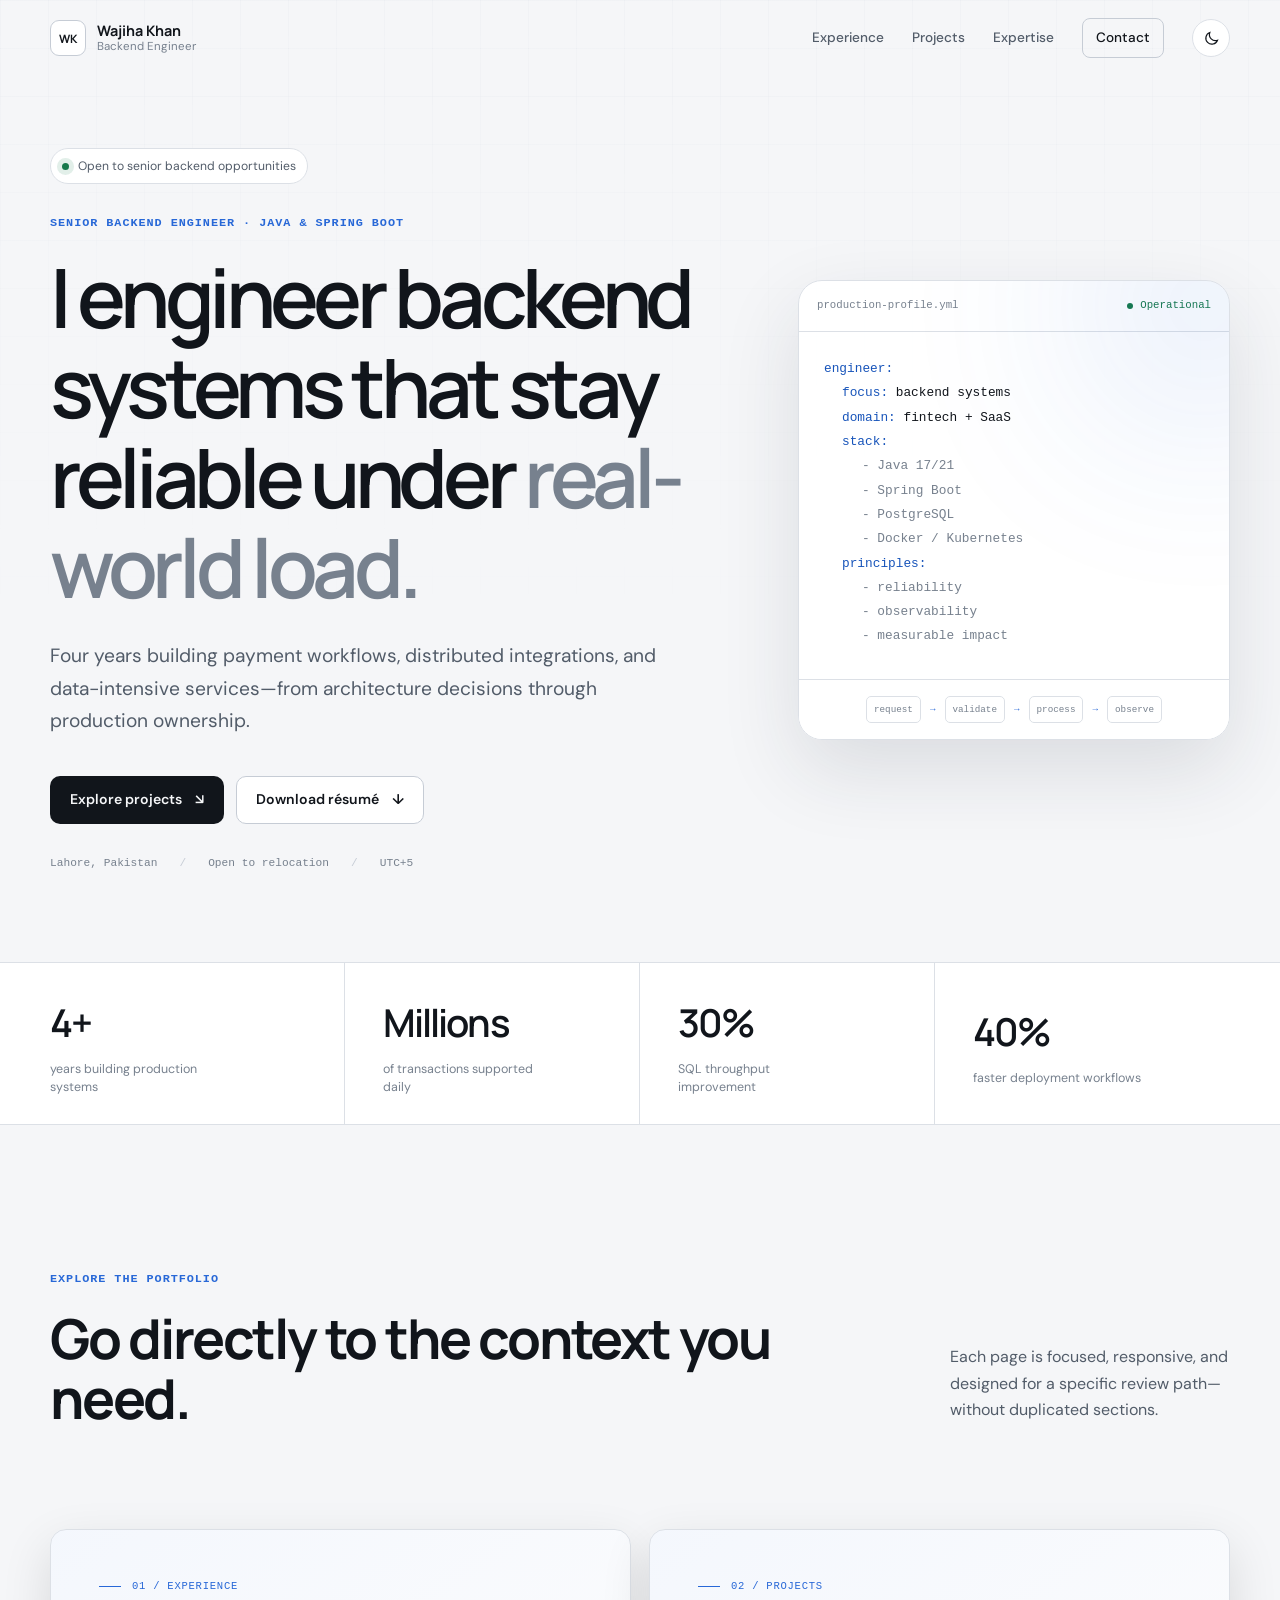
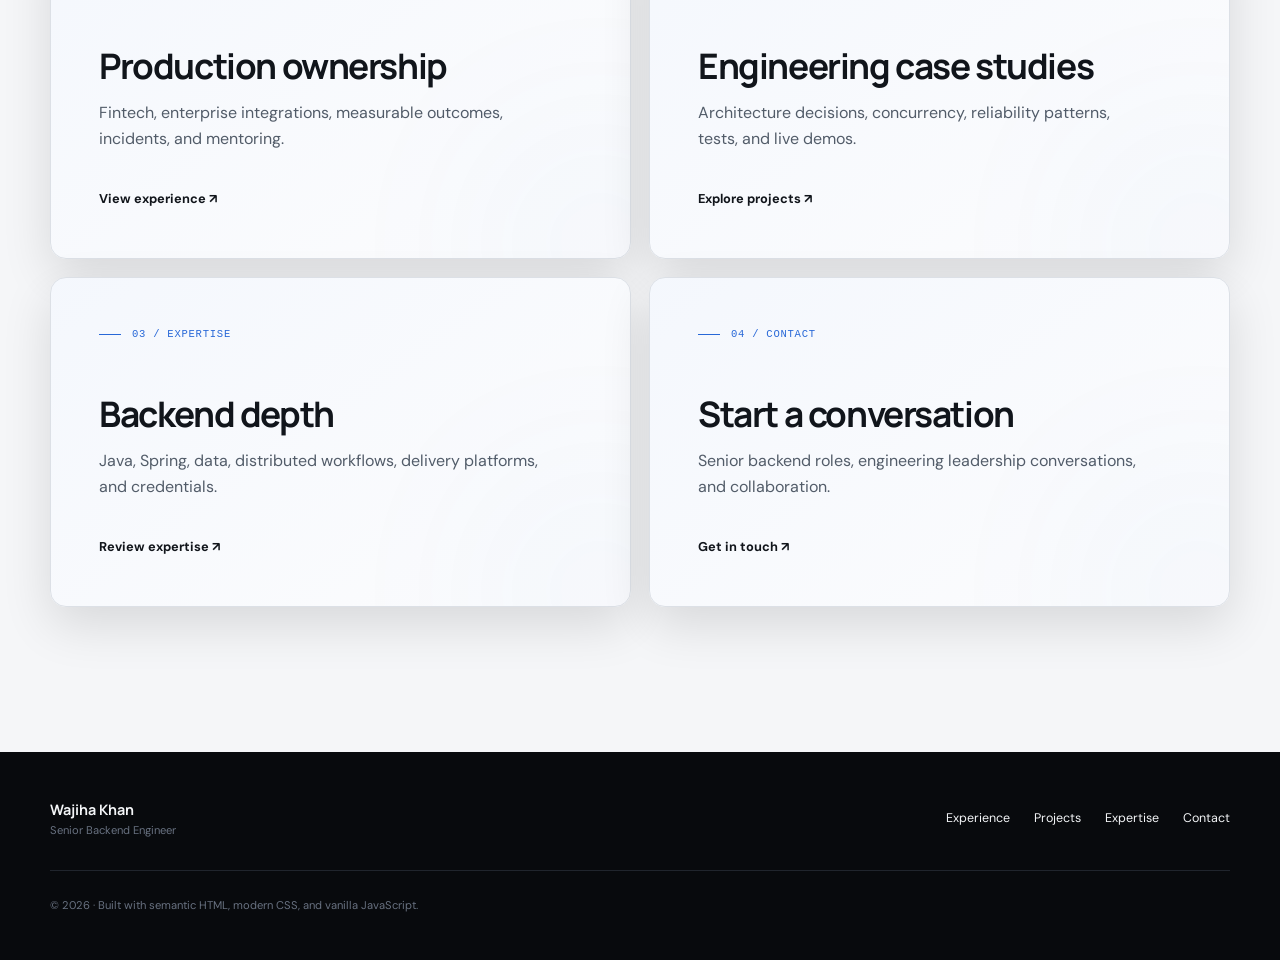
<file: index.html>
<!doctype html>
<html lang="en" data-theme="dark">
<head>
    <meta charset="UTF-8">
    <meta name="viewport" content="width=device-width, initial-scale=1">
    <meta name="description" content="Wajiha Khan is a Senior Backend Engineer building reliable Java and Spring Boot systems for fintech, enterprise integrations, and high-volume workflows.">
    <meta name="theme-color" content="#0a0c10">
    <meta property="og:type" content="website"><meta property="og:title" content="Wajiha Khan — Senior Backend Engineer"><meta property="og:description" content="Backend engineering for payments, integrations, and high-volume workflows.">
    <title>Wajiha Khan — Senior Backend Engineer</title>
    <link rel="preconnect" href="https://fonts.googleapis.com"><link rel="preconnect" href="https://fonts.gstatic.com" crossorigin>
    <link href="https://fonts.googleapis.com/css2?family=DM+Sans:wght@400;500;600&family=Manrope:wght@500;600;700&display=swap" rel="stylesheet">
    <link rel="stylesheet" href="style.css">
    <script>document.documentElement.classList.add('js');document.documentElement.dataset.theme=localStorage.getItem('theme')||(matchMedia('(prefers-color-scheme: light)').matches?'light':'dark');</script>
    <script src="script.js" defer></script>
    <script type="application/ld+json">{"@context":"https://schema.org","@type":"Person","name":"Wajiha Khan","jobTitle":"Senior Backend Engineer","url":"https://wajihayousafzai1-debug.github.io/portfolio/","sameAs":["https://github.com/wajihayousafzai1-debug","https://linkedin.com/in/wajiha-yousafzai"],"knowsAbout":["Java","Spring Boot","Distributed Systems","PostgreSQL","Fintech","Enterprise Integrations"]}</script>
</head>
<body data-page="home">
<a class="skip-link" href="#main-content">Skip to content</a>
<header class="site-header" data-header><nav class="nav shell" aria-label="Primary navigation">
    <a class="brand" href="index.html" aria-label="Wajiha Khan, home"><span class="brand-mark">WK</span><span class="brand-copy"><strong>Wajiha Khan</strong><span>Backend Engineer</span></span></a>
    <button class="nav-toggle icon-button" type="button" aria-expanded="false" aria-controls="nav-links" aria-label="Open navigation" data-nav-toggle><span class="nav-toggle-lines" aria-hidden="true"></span></button>
    <div class="nav-links" id="nav-links" data-nav-links><span class="nav-menu-label">Choose a page</span><a href="experience.html" data-page="experience">Experience</a><a href="projects.html" data-page="projects">Projects</a><a href="expertise.html" data-page="expertise">Expertise</a><a class="nav-contact" href="contact.html" data-page="contact">Contact</a></div>
    <button class="theme-toggle icon-button" type="button" aria-label="Switch color theme" data-theme-toggle><svg class="sun-icon" aria-hidden="true" viewBox="0 0 24 24"><circle cx="12" cy="12" r="4"/><path d="M12 2v2M12 20v2M4.93 4.93l1.42 1.42M17.66 17.66l1.41 1.41M2 12h2M20 12h2M4.93 19.07l1.42-1.42M17.66 6.34l1.41-1.41"/></svg><svg class="moon-icon" aria-hidden="true" viewBox="0 0 24 24"><path d="M20.5 14.4A8.5 8.5 0 0 1 9.6 3.5 8.5 8.5 0 1 0 20.5 14.4Z"/></svg></button>
</nav></header>

<main id="main-content">
    <section class="hero shell" id="top">
        <div class="hero-copy reveal"><div class="availability"><span></span> Open to senior backend opportunities</div><p class="eyebrow">Senior Backend Engineer · Java & Spring Boot</p><h1>I engineer backend systems that stay reliable under <em>real-world load.</em></h1><p class="hero-lede">Four years building payment workflows, distributed integrations, and data-intensive services—from architecture decisions through production ownership.</p><div class="hero-actions"><a class="button button-primary" href="projects.html">Explore projects <span>↘</span></a><a class="button button-secondary" href="Wajiha_Khan_Resume.pdf" download>Download résumé <span>↓</span></a></div><div class="hero-meta"><span>Lahore, Pakistan</span><span>Open to relocation</span><span>UTC+5</span></div></div>
        <aside class="system-card reveal" aria-label="Backend engineering profile"><div class="system-card-head"><span>production-profile.yml</span><span class="system-status"><i></i> Operational</span></div><div class="system-code"><p><span class="code-key">engineer:</span></p><p class="indent"><span class="code-key">focus:</span> <span class="code-value">backend systems</span></p><p class="indent"><span class="code-key">domain:</span> <span class="code-value">fintech + SaaS</span></p><p class="indent"><span class="code-key">stack:</span></p><p class="indent-2">- Java 17/21</p><p class="indent-2">- Spring Boot</p><p class="indent-2">- PostgreSQL</p><p class="indent-2">- Docker / Kubernetes</p><p class="indent"><span class="code-key">principles:</span></p><p class="indent-2">- reliability</p><p class="indent-2">- observability</p><p class="indent-2">- measurable impact</p></div><div class="system-flow"><span>request</span><b>→</b><span>validate</span><b>→</b><span>process</span><b>→</b><span>observe</span></div></aside>
    </section>

    <section class="impact-strip" aria-label="Career impact"><div class="shell impact-grid"><article><strong>4+</strong><span>years building production systems</span></article><article><strong>Millions</strong><span>of transactions supported daily</span></article><article><strong>30%</strong><span>SQL throughput improvement</span></article><article><strong>40%</strong><span>faster deployment workflows</span></article></div></section>

    <section class="portal-section shell"><div class="section-heading reveal"><div><p class="eyebrow">Explore the portfolio</p><h2>Go directly to the context you need.</h2></div><p>Each page is focused, responsive, and designed for a specific review path—without duplicated sections.</p></div><div class="portal-grid">
        <a class="portal-card reveal" href="experience.html"><span>01 / Experience</span><h3>Production ownership</h3><p>Fintech, enterprise integrations, measurable outcomes, incidents, and mentoring.</p><b>View experience ↗</b></a>
        <a class="portal-card reveal" href="projects.html"><span>02 / Projects</span><h3>Engineering case studies</h3><p>Architecture decisions, concurrency, reliability patterns, tests, and live demos.</p><b>Explore projects ↗</b></a>
        <a class="portal-card reveal" href="expertise.html"><span>03 / Expertise</span><h3>Backend depth</h3><p>Java, Spring, data, distributed workflows, delivery platforms, and credentials.</p><b>Review expertise ↗</b></a>
        <a class="portal-card reveal" href="contact.html"><span>04 / Contact</span><h3>Start a conversation</h3><p>Senior backend roles, engineering leadership conversations, and collaboration.</p><b>Get in touch ↗</b></a>
    </div></section>

</main>

<footer class="site-footer"><div class="shell footer-grid"><div><strong>Wajiha Khan</strong><span>Senior Backend Engineer</span></div><div class="footer-links"><a href="experience.html">Experience</a><a href="projects.html">Projects</a><a href="expertise.html">Expertise</a><a href="contact.html">Contact</a></div><p>© <span data-year>2026</span> · Built with semantic HTML, modern CSS, and vanilla JavaScript.</p></div></footer>
</body></html>
</file>
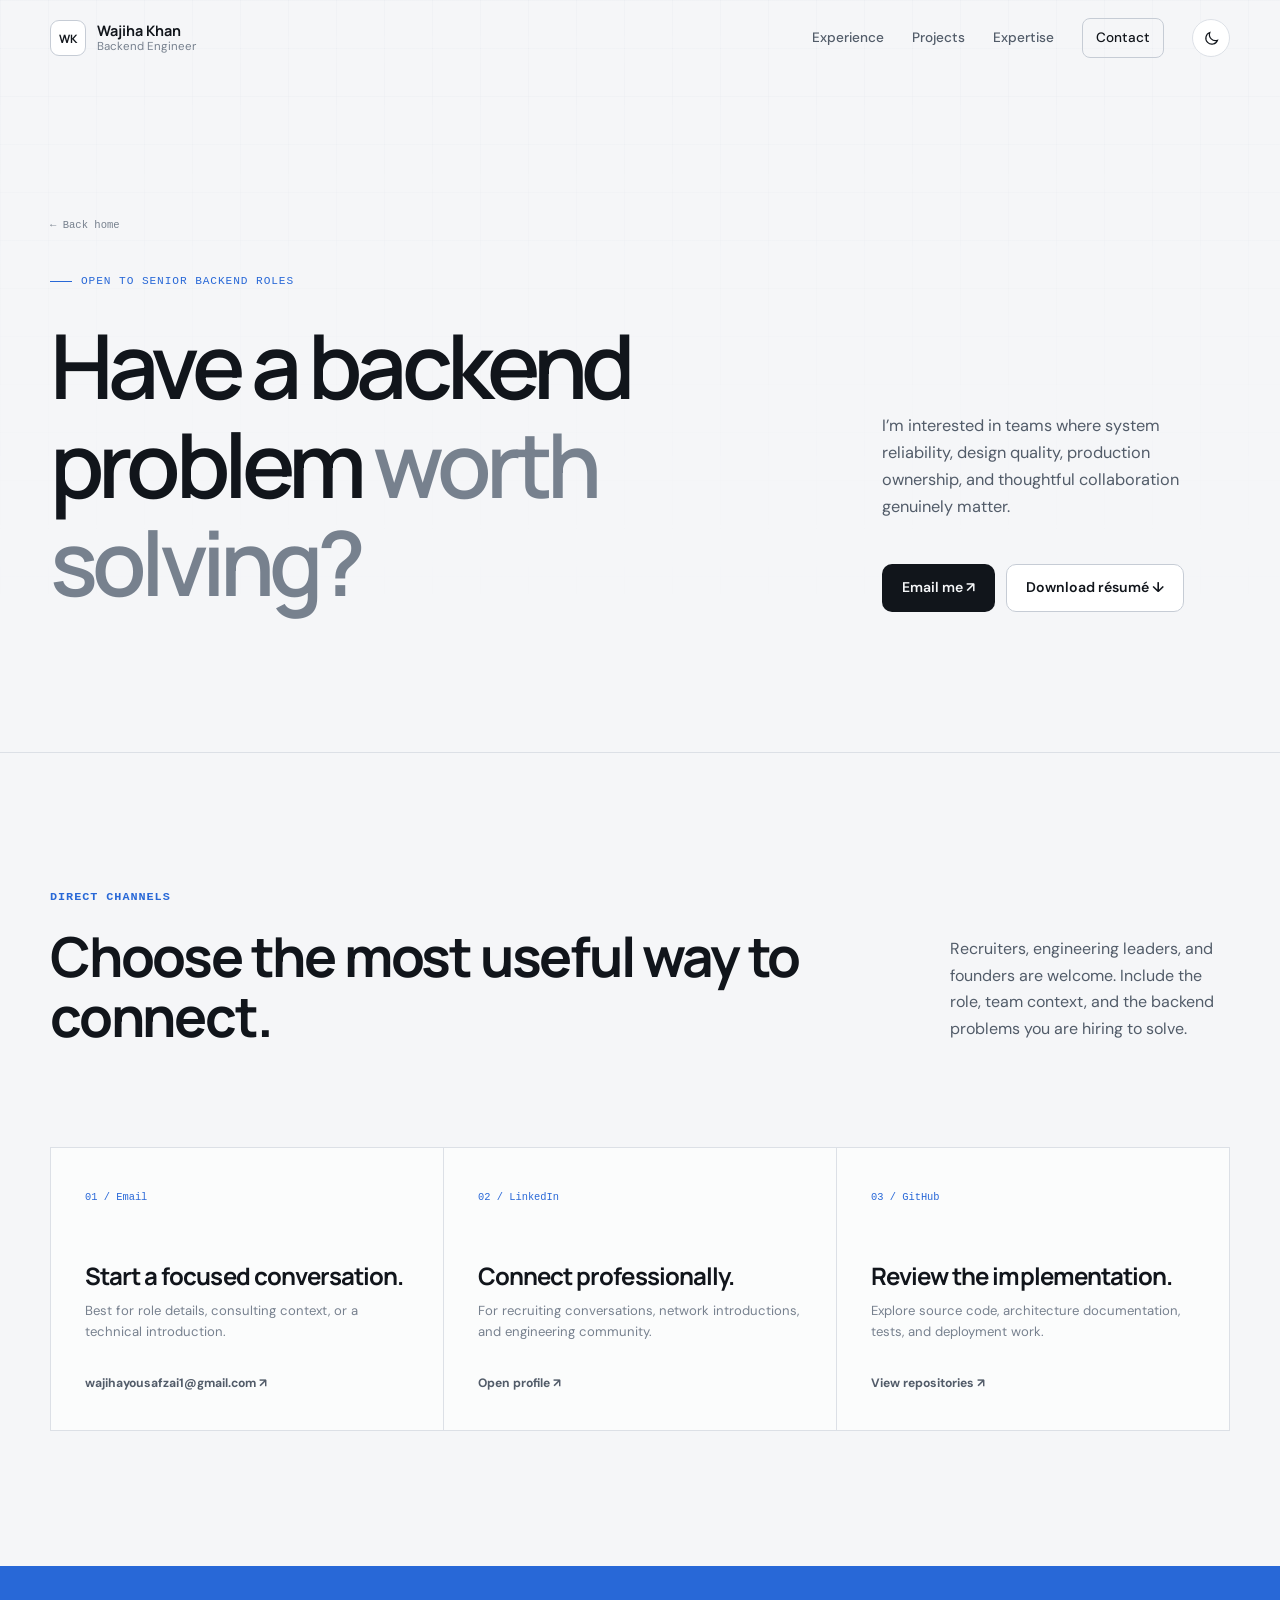
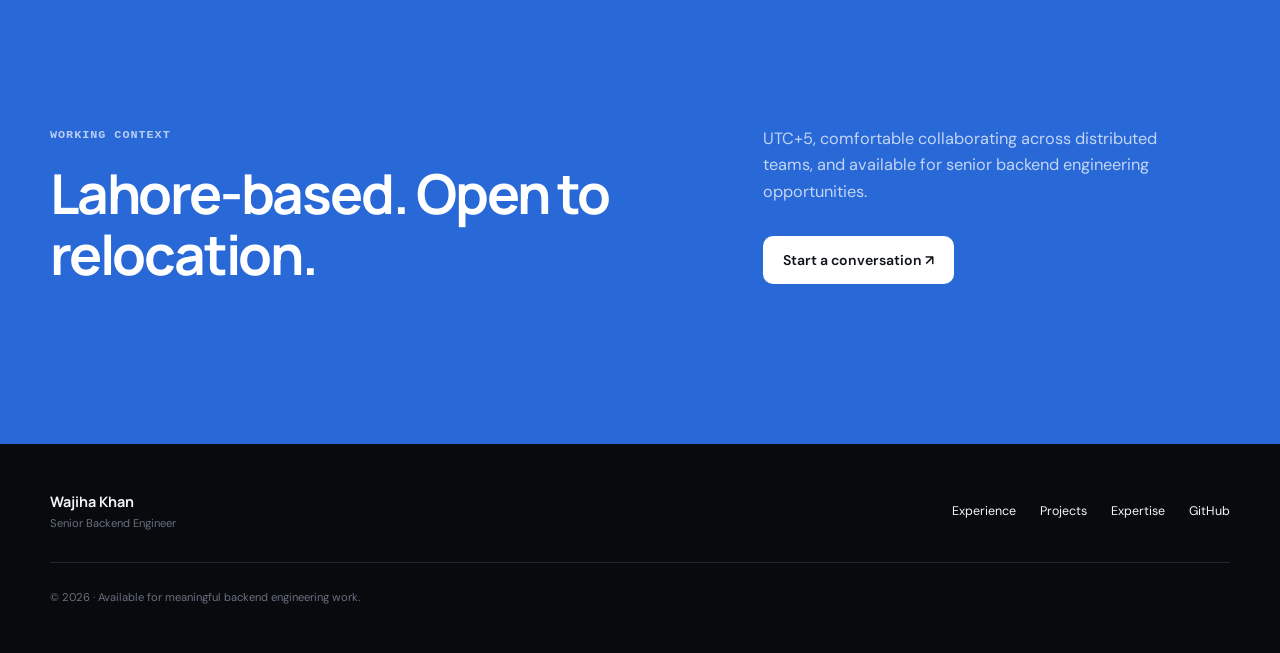
<file: contact.html>
<!doctype html><html lang="en" data-theme="dark"><head><meta charset="UTF-8"><meta name="viewport" content="width=device-width, initial-scale=1"><meta name="description" content="Contact Wajiha Khan for senior backend engineering opportunities."><meta name="theme-color" content="#0a0c10"><title>Contact — Wajiha Khan</title><link rel="preconnect" href="https://fonts.googleapis.com"><link rel="preconnect" href="https://fonts.gstatic.com" crossorigin><link href="https://fonts.googleapis.com/css2?family=DM+Sans:wght@400;500;600&family=Manrope:wght@500;600;700&display=swap" rel="stylesheet"><link rel="stylesheet" href="style.css"><script>document.documentElement.classList.add('js');document.documentElement.dataset.theme=localStorage.getItem('theme')||(matchMedia('(prefers-color-scheme: light)').matches?'light':'dark');</script><script src="script.js" defer></script></head>
<body data-page="contact"><a class="skip-link" href="#main-content">Skip to content</a>
<header class="site-header" data-header><nav class="nav shell" aria-label="Primary navigation"><a class="brand" href="index.html"><span class="brand-mark">WK</span><span class="brand-copy"><strong>Wajiha Khan</strong><span>Backend Engineer</span></span></a><button class="nav-toggle icon-button" type="button" aria-expanded="false" aria-controls="nav-links" aria-label="Open navigation" data-nav-toggle><span class="nav-toggle-lines" aria-hidden="true"></span></button><div class="nav-links" id="nav-links" data-nav-links><span class="nav-menu-label">Choose a page</span><a href="experience.html" data-page="experience">Experience</a><a href="projects.html" data-page="projects">Projects</a><a href="expertise.html" data-page="expertise">Expertise</a><a class="nav-contact" href="contact.html" data-page="contact">Contact</a></div><button class="theme-toggle icon-button" type="button" aria-label="Switch color theme" data-theme-toggle><svg class="sun-icon" aria-hidden="true" viewBox="0 0 24 24"><circle cx="12" cy="12" r="4"/><path d="M12 2v2M12 20v2M4.93 4.93l1.42 1.42M17.66 17.66l1.41 1.41M2 12h2M20 12h2M4.93 19.07l1.42-1.42M17.66 6.34l1.41-1.41"/></svg><svg class="moon-icon" aria-hidden="true" viewBox="0 0 24 24"><path d="M20.5 14.4A8.5 8.5 0 0 1 9.6 3.5 8.5 8.5 0 1 0 20.5 14.4Z"/></svg></button></nav></header>
<main class="inner-main" id="main-content"><section class="page-hero"><div class="shell page-hero-grid"><div><a class="back-link" href="index.html">← Back home</a><p class="page-kicker">Open to senior backend roles</p><h1>Have a backend problem <em>worth solving?</em></h1></div><div><p class="page-intro">I’m interested in teams where system reliability, design quality, production ownership, and thoughtful collaboration genuinely matter.</p><div class="page-actions"><a class="button button-primary" href="mailto:wajihayousafzai1@gmail.com">Email me ↗</a><a class="button button-secondary" href="Wajiha_Khan_Resume.pdf" download>Download résumé ↓</a></div></div></div></section>
<section class="page-section shell"><div class="section-heading reveal"><div><p class="eyebrow">Direct channels</p><h2>Choose the most useful way to connect.</h2></div><p>Recruiters, engineering leaders, and founders are welcome. Include the role, team context, and the backend problems you are hiring to solve.</p></div><div class="contact-options"><a class="contact-option reveal" href="mailto:wajihayousafzai1@gmail.com"><span>01 / Email</span><h2>Start a focused conversation.</h2><p>Best for role details, consulting context, or a technical introduction.</p><b>wajihayousafzai1@gmail.com ↗</b></a><a class="contact-option reveal" href="https://linkedin.com/in/wajiha-yousafzai" target="_blank" rel="noopener noreferrer"><span>02 / LinkedIn</span><h2>Connect professionally.</h2><p>For recruiting conversations, network introductions, and engineering community.</p><b>Open profile ↗</b></a><a class="contact-option reveal" href="https://github.com/wajihayousafzai1-debug" target="_blank" rel="noopener noreferrer"><span>03 / GitHub</span><h2>Review the implementation.</h2><p>Explore source code, architecture documentation, tests, and deployment work.</p><b>View repositories ↗</b></a></div></section>
<section class="contact-section"><div class="shell contact-grid reveal"><div><p class="eyebrow">Working context</p><h2>Lahore-based. Open to relocation.</h2></div><div class="contact-copy"><p>UTC+5, comfortable collaborating across distributed teams, and available for senior backend engineering opportunities.</p><a class="button button-light" href="mailto:wajihayousafzai1@gmail.com">Start a conversation ↗</a></div></div></section></main>
<footer class="site-footer"><div class="shell footer-grid"><div><strong>Wajiha Khan</strong><span>Senior Backend Engineer</span></div><div class="footer-links"><a href="experience.html">Experience</a><a href="projects.html">Projects</a><a href="expertise.html">Expertise</a><a href="https://github.com/wajihayousafzai1-debug" target="_blank" rel="noopener noreferrer">GitHub</a></div><p>© <span data-year>2026</span> · Available for meaningful backend engineering work.</p></div></footer></body></html>
</file>
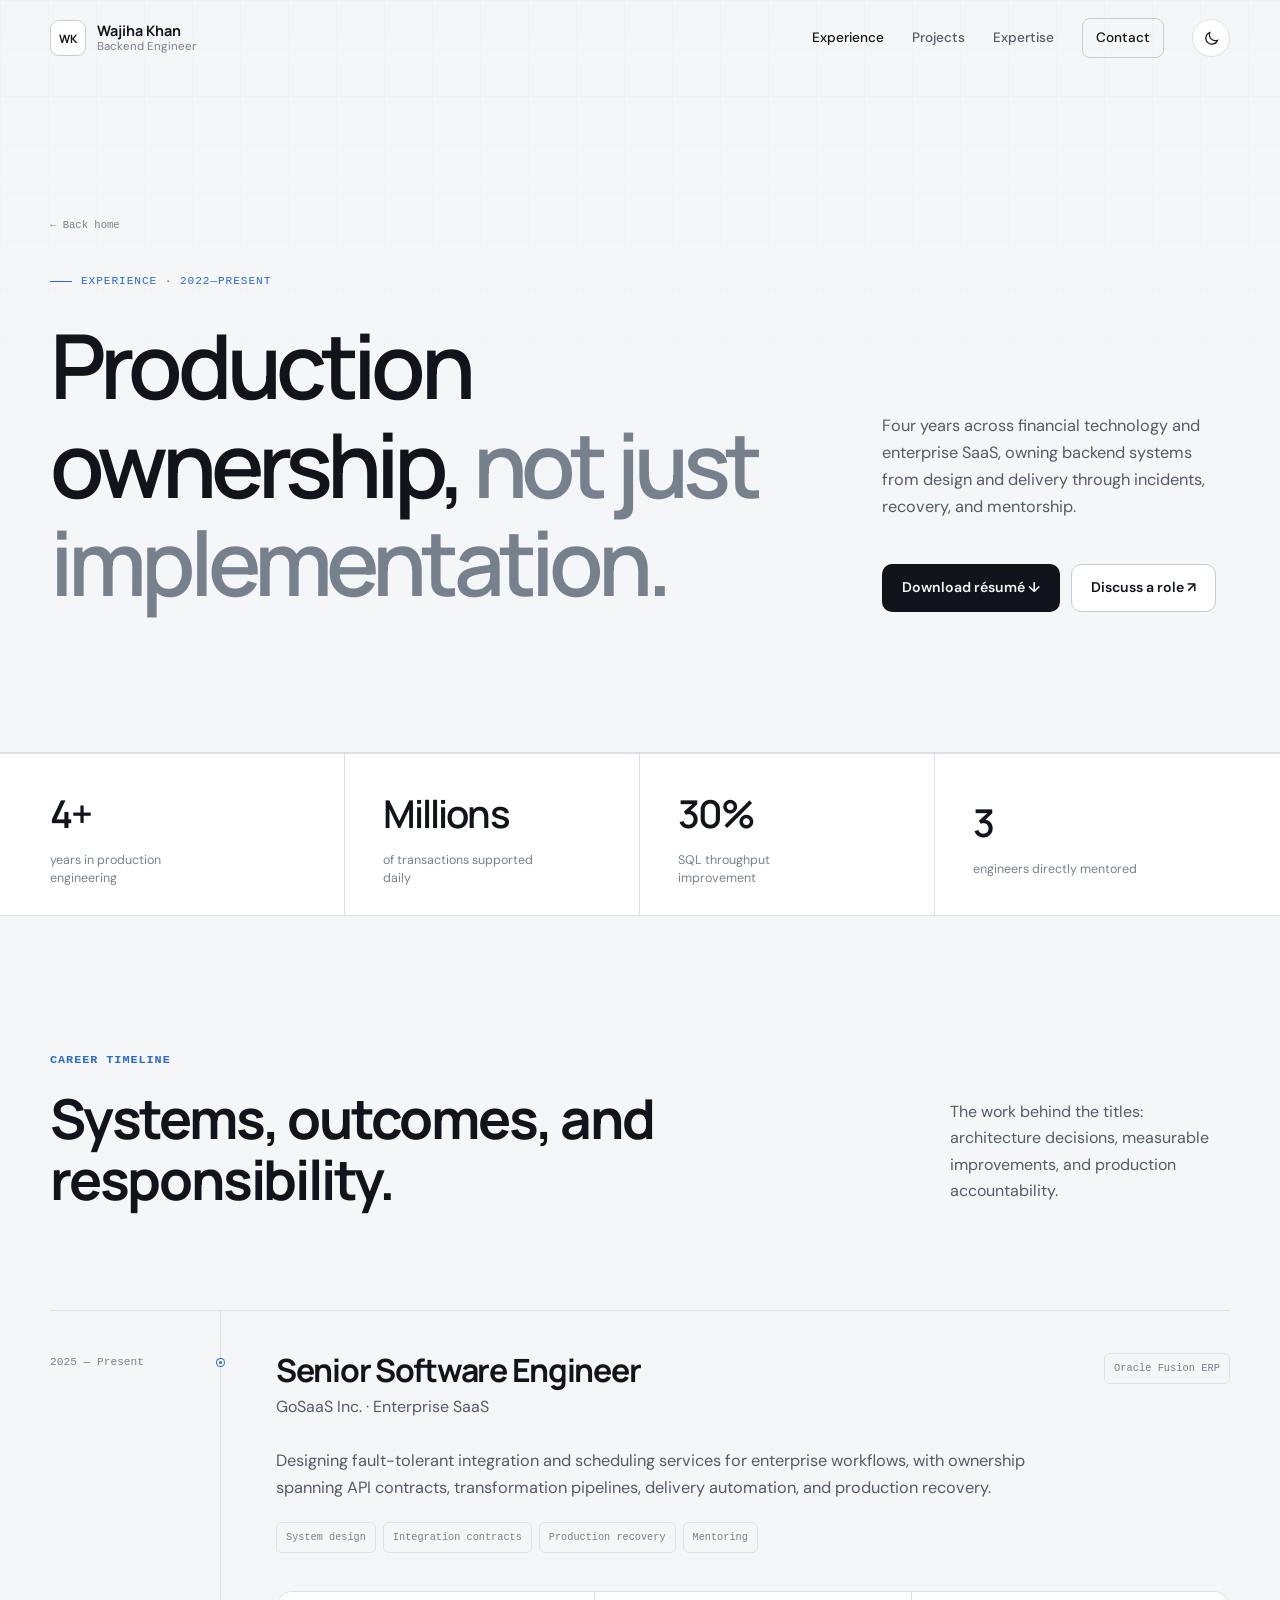
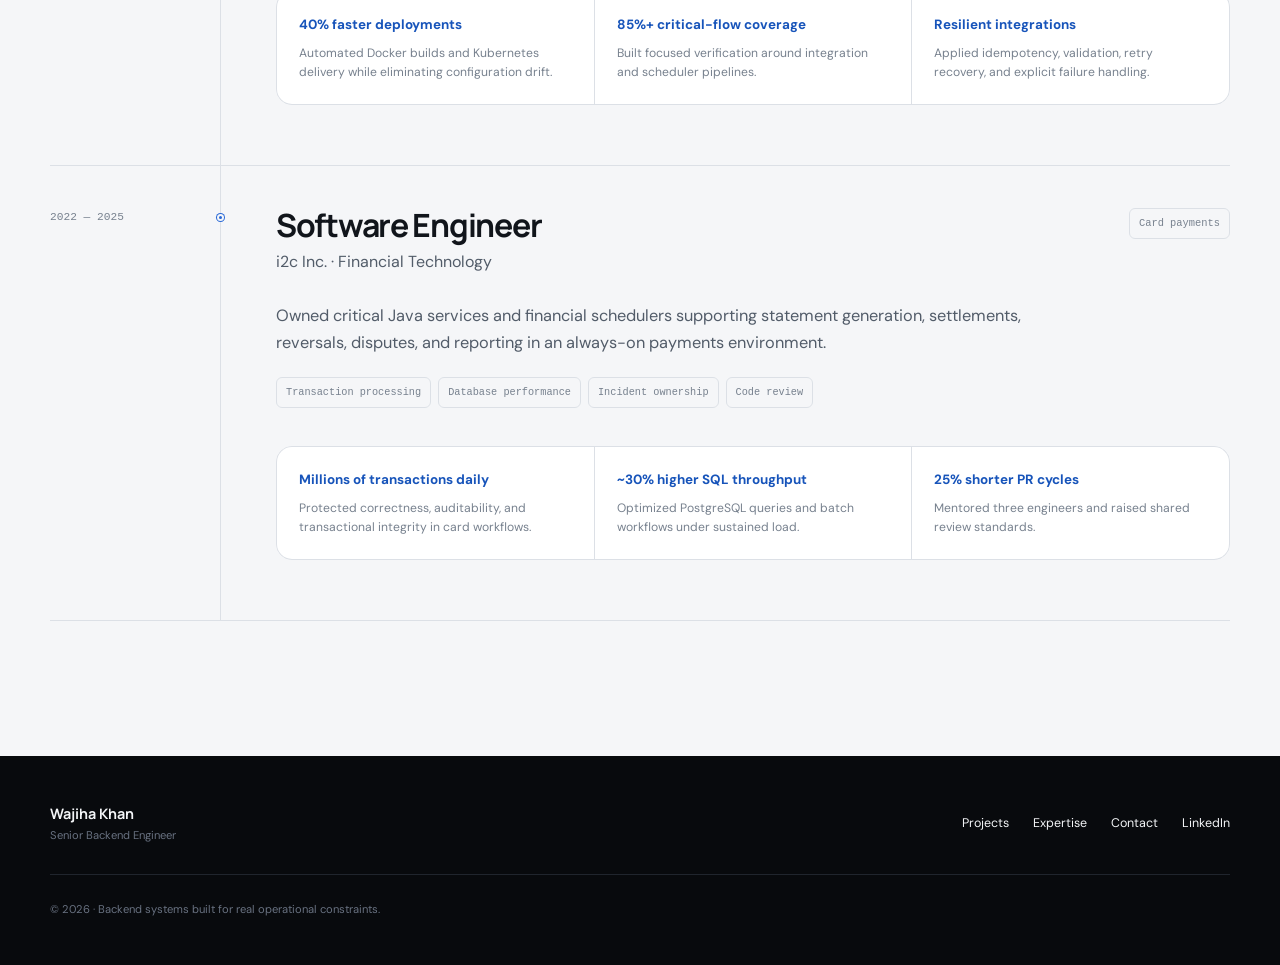
<file: experience.html>
<!doctype html>
<html lang="en" data-theme="dark">
<head>
    <meta charset="UTF-8"><meta name="viewport" content="width=device-width, initial-scale=1">
    <meta name="description" content="Wajiha Khan's backend engineering experience across fintech payments and enterprise SaaS.">
    <meta name="theme-color" content="#0a0c10"><title>Experience — Wajiha Khan</title>
    <link rel="preconnect" href="https://fonts.googleapis.com"><link rel="preconnect" href="https://fonts.gstatic.com" crossorigin>
    <link href="https://fonts.googleapis.com/css2?family=DM+Sans:wght@400;500;600&family=Manrope:wght@500;600;700&display=swap" rel="stylesheet">
    <link rel="stylesheet" href="style.css">
    <script>document.documentElement.classList.add('js');document.documentElement.dataset.theme=localStorage.getItem('theme')||(matchMedia('(prefers-color-scheme: light)').matches?'light':'dark');</script>
    <script src="script.js" defer></script>
</head>
<body data-page="experience">
<a class="skip-link" href="#main-content">Skip to content</a>
<header class="site-header" data-header><nav class="nav shell" aria-label="Primary navigation">
    <a class="brand" href="index.html" aria-label="Wajiha Khan, home"><span class="brand-mark">WK</span><span class="brand-copy"><strong>Wajiha Khan</strong><span>Backend Engineer</span></span></a>
    <button class="nav-toggle icon-button" type="button" aria-expanded="false" aria-controls="nav-links" aria-label="Open navigation" data-nav-toggle><span class="nav-toggle-lines" aria-hidden="true"></span></button>
    <div class="nav-links" id="nav-links" data-nav-links><span class="nav-menu-label">Choose a page</span><a href="experience.html" data-page="experience">Experience</a><a href="projects.html" data-page="projects">Projects</a><a href="expertise.html" data-page="expertise">Expertise</a><a class="nav-contact" href="contact.html" data-page="contact">Contact</a></div>
    <button class="theme-toggle icon-button" type="button" aria-label="Switch color theme" data-theme-toggle><svg class="sun-icon" aria-hidden="true" viewBox="0 0 24 24"><circle cx="12" cy="12" r="4"/><path d="M12 2v2M12 20v2M4.93 4.93l1.42 1.42M17.66 17.66l1.41 1.41M2 12h2M20 12h2M4.93 19.07l1.42-1.42M17.66 6.34l1.41-1.41"/></svg><svg class="moon-icon" aria-hidden="true" viewBox="0 0 24 24"><path d="M20.5 14.4A8.5 8.5 0 0 1 9.6 3.5 8.5 8.5 0 1 0 20.5 14.4Z"/></svg></button>
</nav></header>
<main class="inner-main" id="main-content">
    <section class="page-hero"><div class="shell page-hero-grid"><div><a class="back-link" href="index.html">← Back home</a><p class="page-kicker">Experience · 2022—Present</p><h1>Production ownership, <em>not just implementation.</em></h1></div><div><p class="page-intro">Four years across financial technology and enterprise SaaS, owning backend systems from design and delivery through incidents, recovery, and mentorship.</p><div class="page-actions"><a class="button button-primary" href="Wajiha_Khan_Resume.pdf" download>Download résumé ↓</a><a class="button button-secondary" href="contact.html">Discuss a role ↗</a></div></div></div></section>

    <section class="impact-strip" aria-label="Career impact"><div class="shell impact-grid"><article><strong>4+</strong><span>years in production engineering</span></article><article><strong>Millions</strong><span>of transactions supported daily</span></article><article><strong>30%</strong><span>SQL throughput improvement</span></article><article><strong>3</strong><span>engineers directly mentored</span></article></div></section>

    <section class="page-section shell"><div class="section-heading reveal"><div><p class="eyebrow">Career timeline</p><h2>Systems, outcomes, and responsibility.</h2></div><p>The work behind the titles: architecture decisions, measurable improvements, and production accountability.</p></div>
        <div class="timeline">
            <article class="role reveal"><div class="role-aside"><span>2025 — Present</span><i></i></div><div class="role-content"><div class="role-title"><div><h3>Senior Software Engineer</h3><p>GoSaaS Inc. · Enterprise SaaS</p></div><span>Oracle Fusion ERP</span></div><p class="role-summary">Designing fault-tolerant integration and scheduling services for enterprise workflows, with ownership spanning API contracts, transformation pipelines, delivery automation, and production recovery.</p><ul class="role-scope"><li>System design</li><li>Integration contracts</li><li>Production recovery</li><li>Mentoring</li></ul><ul class="outcomes"><li><strong>40% faster deployments</strong><span>Automated Docker builds and Kubernetes delivery while eliminating configuration drift.</span></li><li><strong>85%+ critical-flow coverage</strong><span>Built focused verification around integration and scheduler pipelines.</span></li><li><strong>Resilient integrations</strong><span>Applied idempotency, validation, retry recovery, and explicit failure handling.</span></li></ul></div></article>
            <article class="role reveal"><div class="role-aside"><span>2022 — 2025</span><i></i></div><div class="role-content"><div class="role-title"><div><h3>Software Engineer</h3><p>i2c Inc. · Financial Technology</p></div><span>Card payments</span></div><p class="role-summary">Owned critical Java services and financial schedulers supporting statement generation, settlements, reversals, disputes, and reporting in an always-on payments environment.</p><ul class="role-scope"><li>Transaction processing</li><li>Database performance</li><li>Incident ownership</li><li>Code review</li></ul><ul class="outcomes"><li><strong>Millions of transactions daily</strong><span>Protected correctness, auditability, and transactional integrity in card workflows.</span></li><li><strong>~30% higher SQL throughput</strong><span>Optimized PostgreSQL queries and batch workflows under sustained load.</span></li><li><strong>25% shorter PR cycles</strong><span>Mentored three engineers and raised shared review standards.</span></li></ul></div></article>
        </div>
    </section>
</main>
<footer class="site-footer"><div class="shell footer-grid"><div><strong>Wajiha Khan</strong><span>Senior Backend Engineer</span></div><div class="footer-links"><a href="projects.html">Projects</a><a href="expertise.html">Expertise</a><a href="contact.html">Contact</a><a href="https://linkedin.com/in/wajiha-yousafzai" target="_blank" rel="noopener noreferrer">LinkedIn</a></div><p>© <span data-year>2026</span> · Backend systems built for real operational constraints.</p></div></footer>
</body></html>
</file>
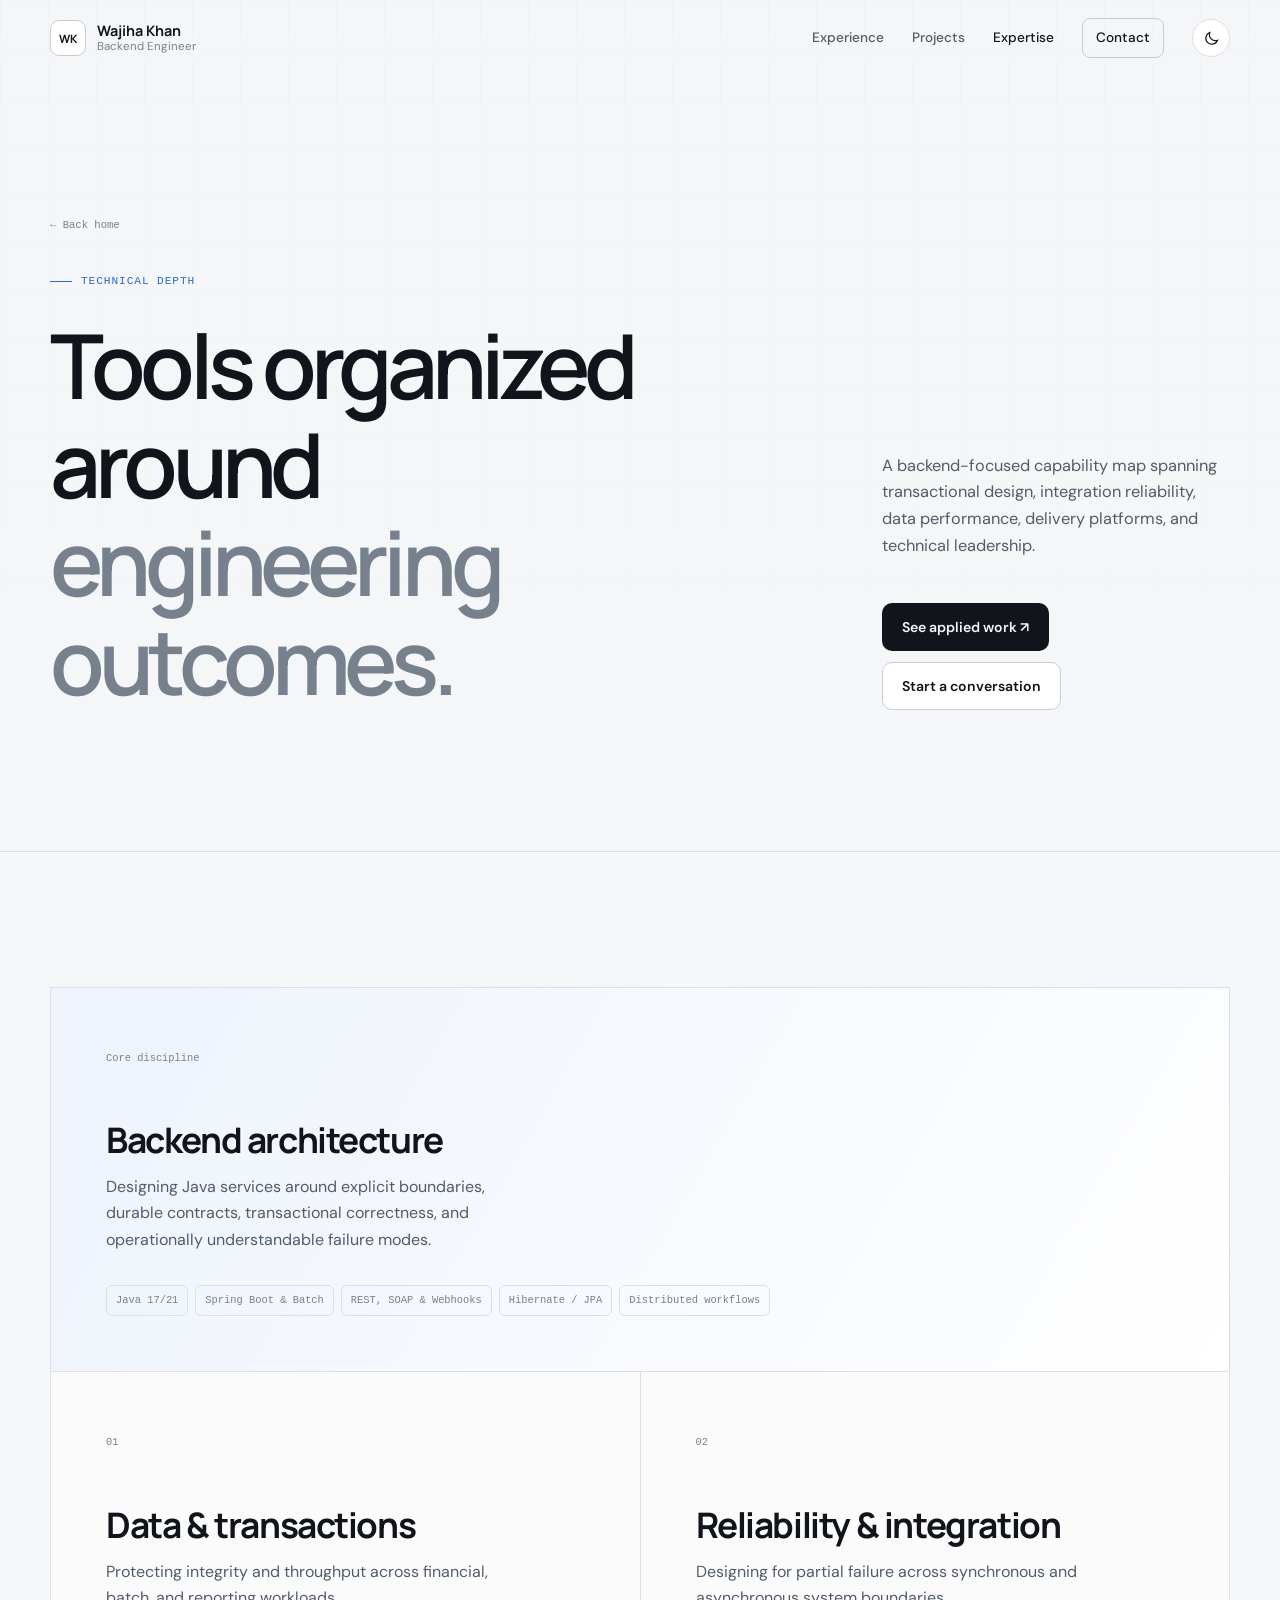
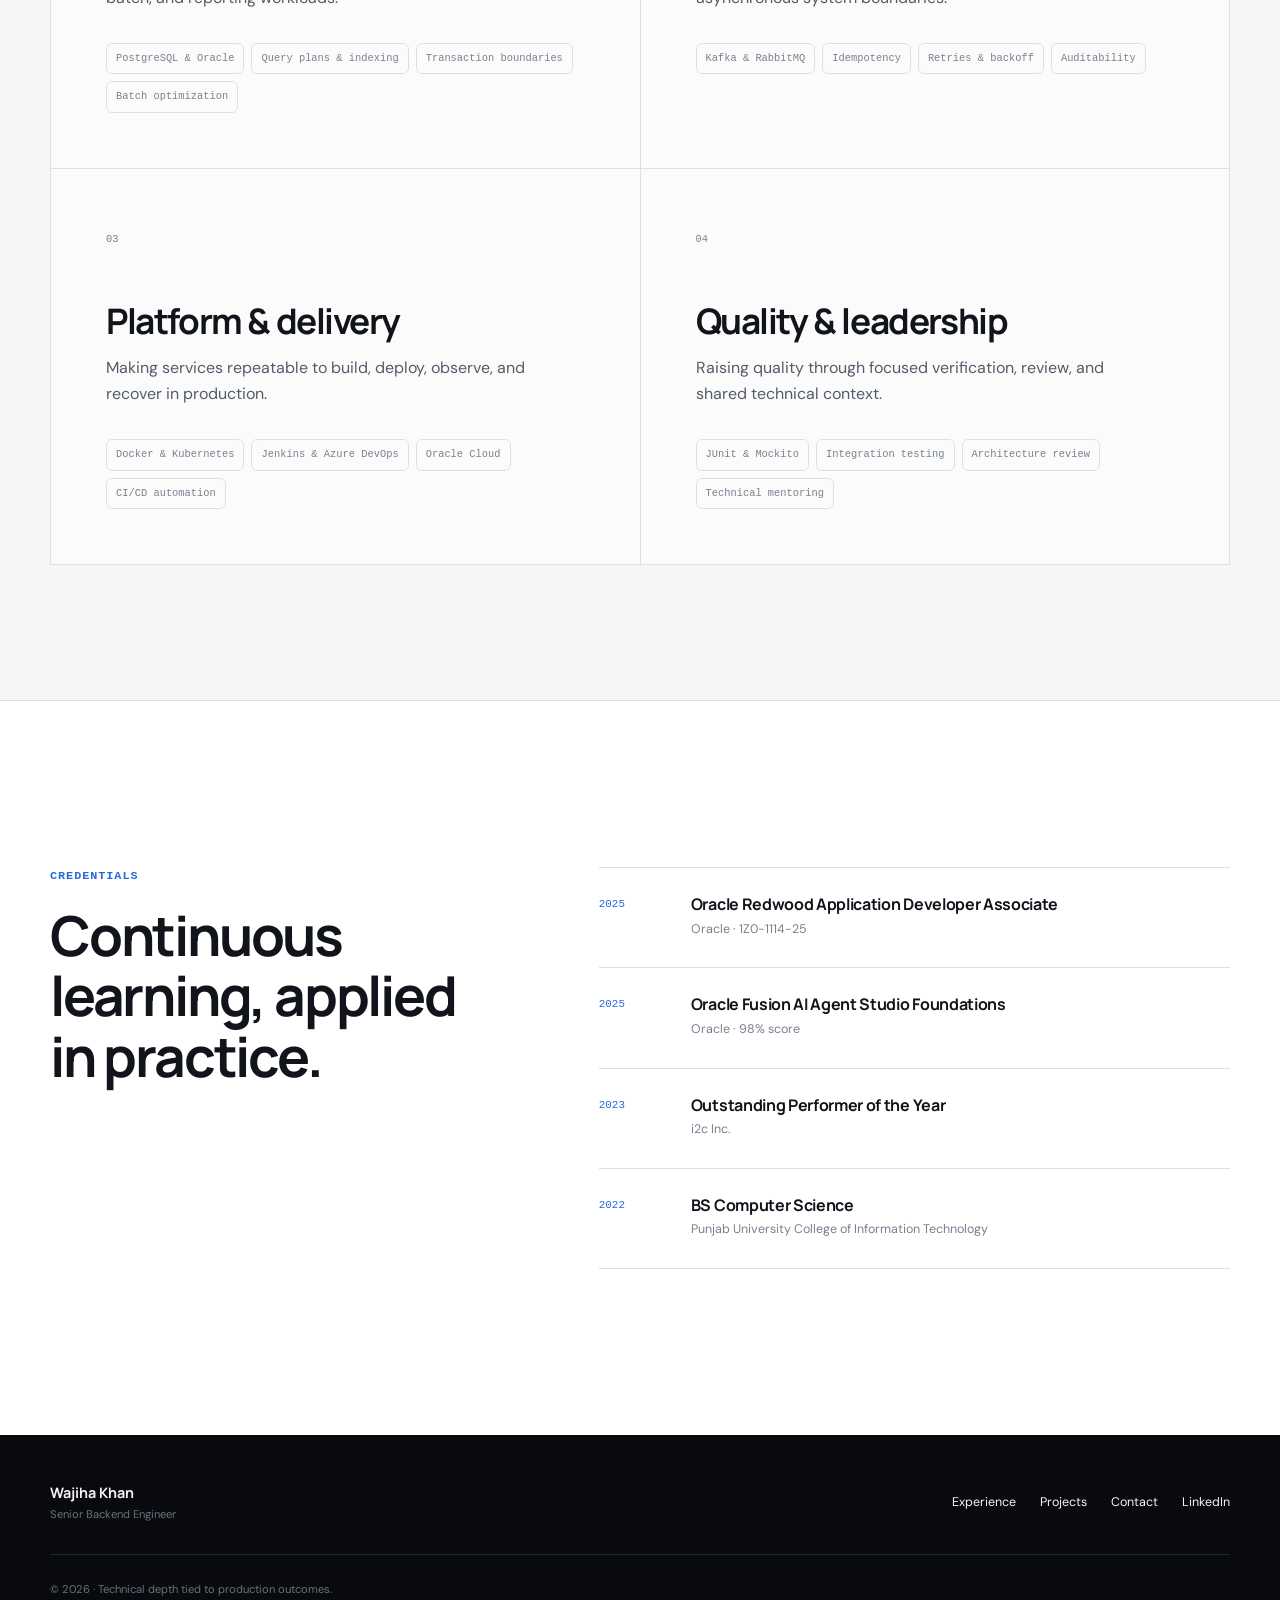
<file: expertise.html>
<!doctype html><html lang="en" data-theme="dark"><head><meta charset="UTF-8"><meta name="viewport" content="width=device-width, initial-scale=1"><meta name="description" content="Backend engineering expertise of Wajiha Khan."><meta name="theme-color" content="#0a0c10"><title>Expertise — Wajiha Khan</title><link rel="preconnect" href="https://fonts.googleapis.com"><link rel="preconnect" href="https://fonts.gstatic.com" crossorigin><link href="https://fonts.googleapis.com/css2?family=DM+Sans:wght@400;500;600&family=Manrope:wght@500;600;700&display=swap" rel="stylesheet"><link rel="stylesheet" href="style.css"><script>document.documentElement.classList.add('js');document.documentElement.dataset.theme=localStorage.getItem('theme')||(matchMedia('(prefers-color-scheme: light)').matches?'light':'dark');</script><script src="script.js" defer></script></head>
<body data-page="expertise"><a class="skip-link" href="#main-content">Skip to content</a>
<header class="site-header" data-header><nav class="nav shell" aria-label="Primary navigation"><a class="brand" href="index.html"><span class="brand-mark">WK</span><span class="brand-copy"><strong>Wajiha Khan</strong><span>Backend Engineer</span></span></a><button class="nav-toggle icon-button" type="button" aria-expanded="false" aria-controls="nav-links" aria-label="Open navigation" data-nav-toggle><span class="nav-toggle-lines" aria-hidden="true"></span></button><div class="nav-links" id="nav-links" data-nav-links><span class="nav-menu-label">Choose a page</span><a href="experience.html" data-page="experience">Experience</a><a href="projects.html" data-page="projects">Projects</a><a href="expertise.html" data-page="expertise">Expertise</a><a class="nav-contact" href="contact.html" data-page="contact">Contact</a></div><button class="theme-toggle icon-button" type="button" aria-label="Switch color theme" data-theme-toggle><svg class="sun-icon" aria-hidden="true" viewBox="0 0 24 24"><circle cx="12" cy="12" r="4"/><path d="M12 2v2M12 20v2M4.93 4.93l1.42 1.42M17.66 17.66l1.41 1.41M2 12h2M20 12h2M4.93 19.07l1.42-1.42M17.66 6.34l1.41-1.41"/></svg><svg class="moon-icon" aria-hidden="true" viewBox="0 0 24 24"><path d="M20.5 14.4A8.5 8.5 0 0 1 9.6 3.5 8.5 8.5 0 1 0 20.5 14.4Z"/></svg></button></nav></header>
<main class="inner-main" id="main-content"><section class="page-hero"><div class="shell page-hero-grid"><div><a class="back-link" href="index.html">← Back home</a><p class="page-kicker">Technical depth</p><h1>Tools organized around <em>engineering outcomes.</em></h1></div><div><p class="page-intro">A backend-focused capability map spanning transactional design, integration reliability, data performance, delivery platforms, and technical leadership.</p><div class="page-actions"><a class="button button-primary" href="projects.html">See applied work ↗</a><a class="button button-secondary" href="contact.html">Start a conversation</a></div></div></div></section>
<section class="page-section shell"><div class="expertise-grid"><article class="expertise-card expertise-card--primary reveal"><span class="expertise-number">Core discipline</span><h3>Backend architecture</h3><p>Designing Java services around explicit boundaries, durable contracts, transactional correctness, and operationally understandable failure modes.</p><ul><li>Java 17/21</li><li>Spring Boot & Batch</li><li>REST, SOAP & Webhooks</li><li>Hibernate / JPA</li><li>Distributed workflows</li></ul></article><article class="expertise-card reveal"><span class="expertise-number">01</span><h3>Data & transactions</h3><p>Protecting integrity and throughput across financial, batch, and reporting workloads.</p><ul><li>PostgreSQL & Oracle</li><li>Query plans & indexing</li><li>Transaction boundaries</li><li>Batch optimization</li></ul></article><article class="expertise-card reveal"><span class="expertise-number">02</span><h3>Reliability & integration</h3><p>Designing for partial failure across synchronous and asynchronous system boundaries.</p><ul><li>Kafka & RabbitMQ</li><li>Idempotency</li><li>Retries & backoff</li><li>Auditability</li></ul></article><article class="expertise-card reveal"><span class="expertise-number">03</span><h3>Platform & delivery</h3><p>Making services repeatable to build, deploy, observe, and recover in production.</p><ul><li>Docker & Kubernetes</li><li>Jenkins & Azure DevOps</li><li>Oracle Cloud</li><li>CI/CD automation</li></ul></article><article class="expertise-card reveal"><span class="expertise-number">04</span><h3>Quality & leadership</h3><p>Raising quality through focused verification, review, and shared technical context.</p><ul><li>JUnit & Mockito</li><li>Integration testing</li><li>Architecture review</li><li>Technical mentoring</li></ul></article></div></section>
<section class="section credentials-section"><div class="shell credentials-grid"><div class="section-heading compact reveal"><div><p class="eyebrow">Credentials</p><h2>Continuous learning, applied in practice.</h2></div></div><div class="credentials-list"><article class="credential reveal"><span>2025</span><div><h3>Oracle Redwood Application Developer Associate</h3><p>Oracle · 1Z0-1114-25</p></div></article><article class="credential reveal"><span>2025</span><div><h3>Oracle Fusion AI Agent Studio Foundations</h3><p>Oracle · 98% score</p></div></article><article class="credential reveal"><span>2023</span><div><h3>Outstanding Performer of the Year</h3><p>i2c Inc.</p></div></article><article class="credential reveal"><span>2022</span><div><h3>BS Computer Science</h3><p>Punjab University College of Information Technology</p></div></article></div></div></section></main>
<footer class="site-footer"><div class="shell footer-grid"><div><strong>Wajiha Khan</strong><span>Senior Backend Engineer</span></div><div class="footer-links"><a href="experience.html">Experience</a><a href="projects.html">Projects</a><a href="contact.html">Contact</a><a href="https://linkedin.com/in/wajiha-yousafzai" target="_blank" rel="noopener noreferrer">LinkedIn</a></div><p>© <span data-year>2026</span> · Technical depth tied to production outcomes.</p></div></footer></body></html>
</file>
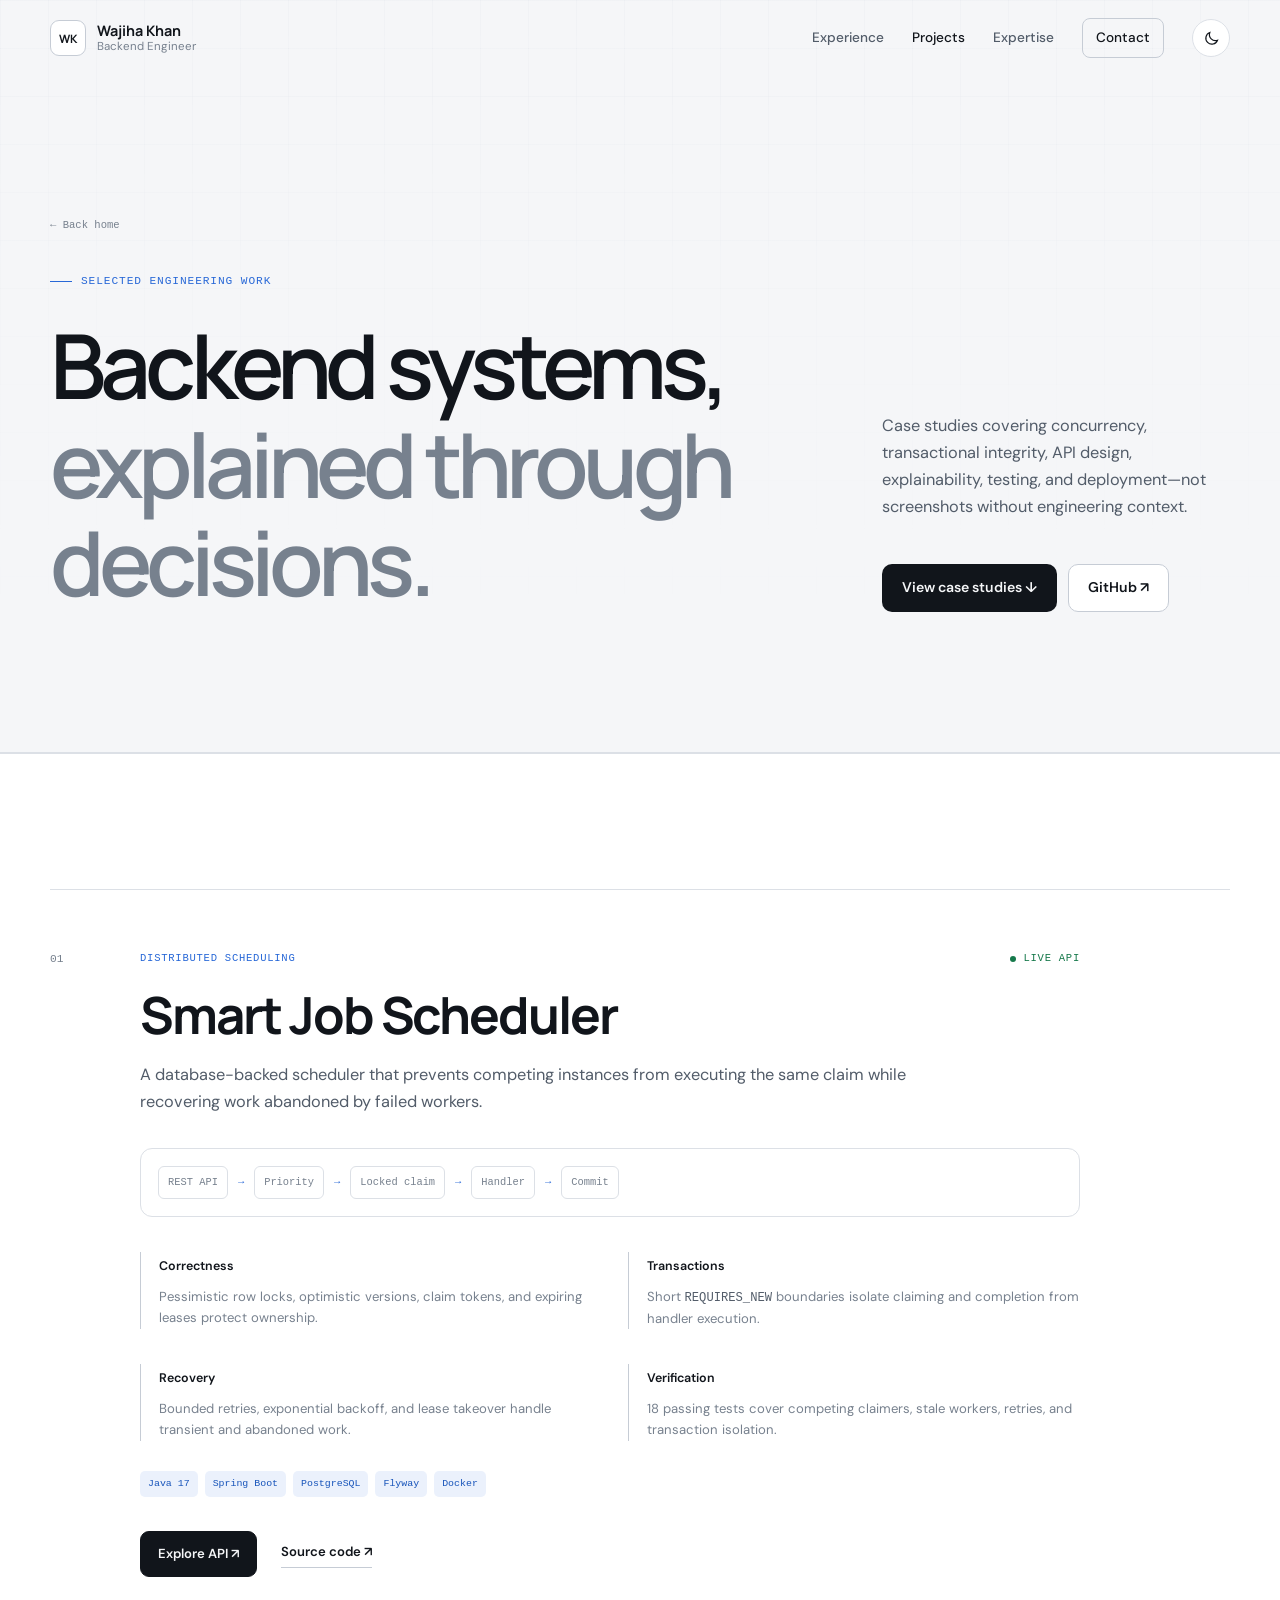
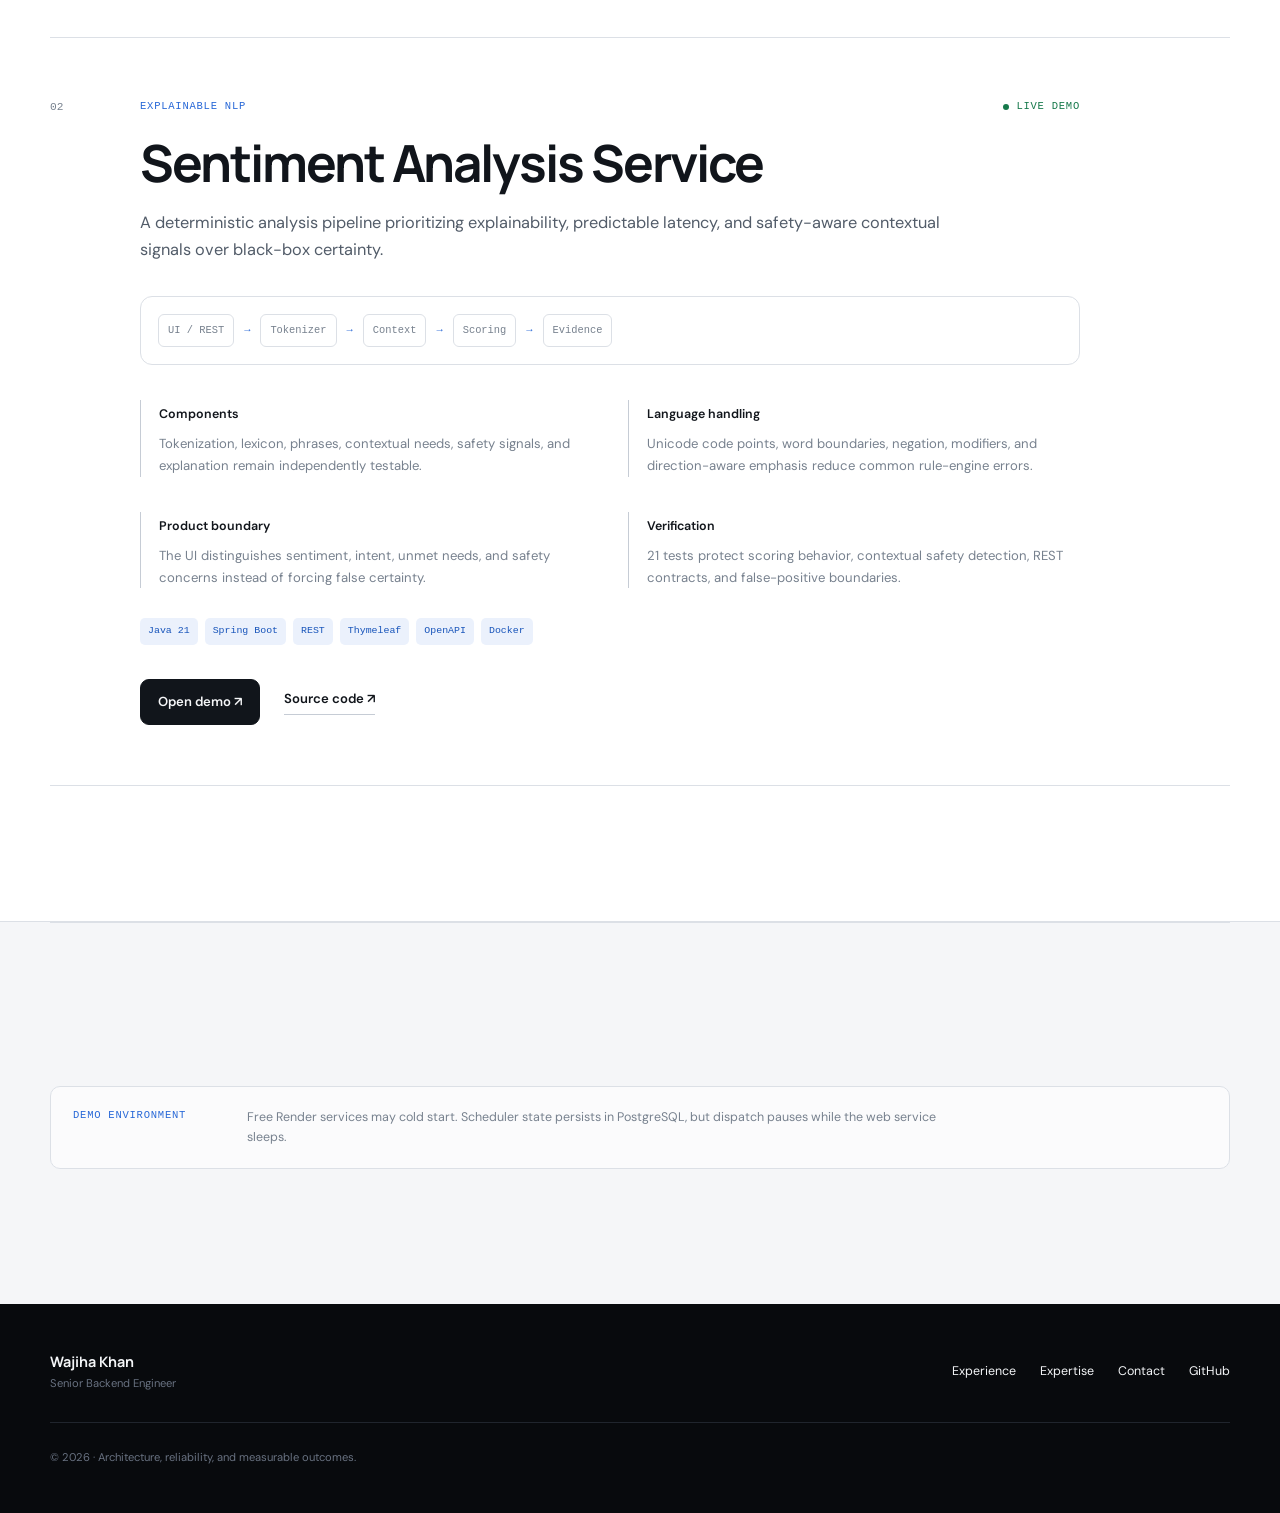
<file: projects.html>
<!doctype html>
<html lang="en" data-theme="dark">
<head><meta charset="UTF-8"><meta name="viewport" content="width=device-width, initial-scale=1"><meta name="description" content="Backend engineering case studies by Wajiha Khan."><meta name="theme-color" content="#0a0c10"><title>Projects — Wajiha Khan</title><link rel="preconnect" href="https://fonts.googleapis.com"><link rel="preconnect" href="https://fonts.gstatic.com" crossorigin><link href="https://fonts.googleapis.com/css2?family=DM+Sans:wght@400;500;600&family=Manrope:wght@500;600;700&display=swap" rel="stylesheet"><link rel="stylesheet" href="style.css"><script>document.documentElement.classList.add('js');document.documentElement.dataset.theme=localStorage.getItem('theme')||(matchMedia('(prefers-color-scheme: light)').matches?'light':'dark');</script><script src="script.js" defer></script></head>
<body data-page="projects"><a class="skip-link" href="#main-content">Skip to content</a>
<header class="site-header" data-header><nav class="nav shell" aria-label="Primary navigation"><a class="brand" href="index.html"><span class="brand-mark">WK</span><span class="brand-copy"><strong>Wajiha Khan</strong><span>Backend Engineer</span></span></a><button class="nav-toggle icon-button" type="button" aria-expanded="false" aria-controls="nav-links" aria-label="Open navigation" data-nav-toggle><span class="nav-toggle-lines" aria-hidden="true"></span></button><div class="nav-links" id="nav-links" data-nav-links><span class="nav-menu-label">Choose a page</span><a href="experience.html" data-page="experience">Experience</a><a href="projects.html" data-page="projects">Projects</a><a href="expertise.html" data-page="expertise">Expertise</a><a class="nav-contact" href="contact.html" data-page="contact">Contact</a></div><button class="theme-toggle icon-button" type="button" aria-label="Switch color theme" data-theme-toggle><svg class="sun-icon" aria-hidden="true" viewBox="0 0 24 24"><circle cx="12" cy="12" r="4"/><path d="M12 2v2M12 20v2M4.93 4.93l1.42 1.42M17.66 17.66l1.41 1.41M2 12h2M20 12h2M4.93 19.07l1.42-1.42M17.66 6.34l1.41-1.41"/></svg><svg class="moon-icon" aria-hidden="true" viewBox="0 0 24 24"><path d="M20.5 14.4A8.5 8.5 0 0 1 9.6 3.5 8.5 8.5 0 1 0 20.5 14.4Z"/></svg></button></nav></header>
<main class="inner-main" id="main-content">
<section class="page-hero"><div class="shell page-hero-grid"><div><a class="back-link" href="index.html">← Back home</a><p class="page-kicker">Selected engineering work</p><h1>Backend systems, <em>explained through decisions.</em></h1></div><div><p class="page-intro">Case studies covering concurrency, transactional integrity, API design, explainability, testing, and deployment—not screenshots without engineering context.</p><div class="page-actions"><a class="button button-primary" href="#case-studies">View case studies ↓</a><a class="button button-secondary" href="https://github.com/wajihayousafzai1-debug" target="_blank" rel="noopener noreferrer">GitHub ↗</a></div></div></div></section>
<section class="page-section work-section" id="case-studies"><div class="shell"><div class="projects">
    <article class="project reveal"><div class="project-index">01</div><div class="project-main"><div class="project-topline"><span class="project-type">Distributed scheduling</span><span class="project-state"><i></i> Live API</span></div><h3>Smart Job Scheduler</h3><p>A database-backed scheduler that prevents competing instances from executing the same claim while recovering work abandoned by failed workers.</p><div class="architecture"><span>REST API</span><b>→</b><span>Priority</span><b>→</b><span>Locked claim</span><b>→</b><span>Handler</span><b>→</b><span>Commit</span></div><div class="project-details"><div><span>Correctness</span><p>Pessimistic row locks, optimistic versions, claim tokens, and expiring leases protect ownership.</p></div><div><span>Transactions</span><p>Short <code>REQUIRES_NEW</code> boundaries isolate claiming and completion from handler execution.</p></div><div><span>Recovery</span><p>Bounded retries, exponential backoff, and lease takeover handle transient and abandoned work.</p></div><div><span>Verification</span><p>18 passing tests cover competing claimers, stale workers, retries, and transaction isolation.</p></div></div><div class="tech-list"><span>Java 17</span><span>Spring Boot</span><span>PostgreSQL</span><span>Flyway</span><span>Docker</span></div><div class="project-links"><a href="https://smart-job-scheduler.onrender.com/swagger-ui.html" target="_blank" rel="noopener noreferrer">Explore API ↗</a><a href="https://github.com/wajihayousafzai1-debug/smart-job-scheduler" target="_blank" rel="noopener noreferrer">Source code ↗</a></div></div></article>
    <article class="project reveal"><div class="project-index">02</div><div class="project-main"><div class="project-topline"><span class="project-type">Explainable NLP</span><span class="project-state"><i></i> Live demo</span></div><h3>Sentiment Analysis Service</h3><p>A deterministic analysis pipeline prioritizing explainability, predictable latency, and safety-aware contextual signals over black-box certainty.</p><div class="architecture"><span>UI / REST</span><b>→</b><span>Tokenizer</span><b>→</b><span>Context</span><b>→</b><span>Scoring</span><b>→</b><span>Evidence</span></div><div class="project-details"><div><span>Components</span><p>Tokenization, lexicon, phrases, contextual needs, safety signals, and explanation remain independently testable.</p></div><div><span>Language handling</span><p>Unicode code points, word boundaries, negation, modifiers, and direction-aware emphasis reduce common rule-engine errors.</p></div><div><span>Product boundary</span><p>The UI distinguishes sentiment, intent, unmet needs, and safety concerns instead of forcing false certainty.</p></div><div><span>Verification</span><p>21 tests protect scoring behavior, contextual safety detection, REST contracts, and false-positive boundaries.</p></div></div><div class="tech-list"><span>Java 21</span><span>Spring Boot</span><span>REST</span><span>Thymeleaf</span><span>OpenAPI</span><span>Docker</span></div><div class="project-links"><a href="https://sentiment-analyzer-votg.onrender.com/analyze" target="_blank" rel="noopener noreferrer">Open demo ↗</a><a href="https://github.com/wajihayousafzai1-debug/sentiment-analyzer" target="_blank" rel="noopener noreferrer">Source code ↗</a></div></div></article>
</div></div></section>
<section class="page-section shell"><aside class="demo-advisory"><span>Demo environment</span><p>Free Render services may cold start. Scheduler state persists in PostgreSQL, but dispatch pauses while the web service sleeps.</p></aside></section>
</main><footer class="site-footer"><div class="shell footer-grid"><div><strong>Wajiha Khan</strong><span>Senior Backend Engineer</span></div><div class="footer-links"><a href="experience.html">Experience</a><a href="expertise.html">Expertise</a><a href="contact.html">Contact</a><a href="https://github.com/wajihayousafzai1-debug" target="_blank" rel="noopener noreferrer">GitHub</a></div><p>© <span data-year>2026</span> · Architecture, reliability, and measurable outcomes.</p></div></footer></body></html>
</file>
<file: style.css>
@layer reset, tokens, base, components, utilities;

@layer reset {
    *, *::before, *::after { box-sizing: border-box; }
    * { margin: 0; }
    html { scroll-behavior: smooth; }
    body { min-height: 100vh; overflow-x: clip; }
    img, svg { display: block; max-width: 100%; }
    button, a { font: inherit; }
    ul { padding: 0; }
}

@layer tokens {
    :root {
        color-scheme: dark;
        --bg: #090b0f;
        --bg-elevated: #0e1117;
        --surface: #12161d;
        --surface-soft: #161b23;
        --text: #f3f5f7;
        --text-muted: #9ca5b3;
        --text-faint: #687180;
        --line: #252b35;
        --line-strong: #343c48;
        --accent: #8ab4ff;
        --accent-strong: #a9c8ff;
        --accent-soft: rgba(112, 164, 255, .12);
        --success: #72d6a0;
        --shadow: 0 30px 80px rgba(0, 0, 0, .32);
        --font-display: "Manrope", system-ui, sans-serif;
        --font-body: "DM Sans", system-ui, sans-serif;
        --font-mono: "SFMono-Regular", Consolas, "Liberation Mono", monospace;
        --shell: 1180px;
        --header-height: 76px;
        --radius-sm: 8px;
        --radius-md: 16px;
        --radius-lg: 24px;
        --ease: cubic-bezier(.2, .8, .2, 1);
    }

    [data-theme="light"] {
        color-scheme: light;
        --bg: #f5f6f8;
        --bg-elevated: #ffffff;
        --surface: #ffffff;
        --surface-soft: #eceff3;
        --text: #11151b;
        --text-muted: #525c69;
        --text-faint: #77818e;
        --line: #dce0e6;
        --line-strong: #c6ccd5;
        --accent: #2868d7;
        --accent-strong: #1754ba;
        --accent-soft: rgba(40, 104, 215, .09);
        --success: #16794b;
        --shadow: 0 30px 80px rgba(30, 43, 61, .12);
    }
}

@layer base {
    body {
        background: var(--bg);
        color: var(--text);
        font-family: var(--font-body);
        font-size: 16px;
        line-height: 1.65;
        text-rendering: optimizeLegibility;
        -webkit-font-smoothing: antialiased;
        transition: background-color .25s ease, color .25s ease;
    }

    body::before {
        position: fixed;
        inset: 0;
        z-index: -2;
        background-image: linear-gradient(rgba(128, 145, 170, .035) 1px, transparent 1px), linear-gradient(90deg, rgba(128, 145, 170, .035) 1px, transparent 1px);
        background-size: 48px 48px;
        content: "";
        mask-image: linear-gradient(to bottom, black 0, transparent 70%);
        pointer-events: none;
    }

    a { color: inherit; text-decoration: none; }
    button { color: inherit; }
    h1, h2, h3 { font-family: var(--font-display); line-height: 1.1; letter-spacing: -.04em; }
    h2 { font-size: clamp(2rem, 4.3vw, 3.65rem); max-width: 780px; }
    h3 { font-size: 1.35rem; }
    ::selection { background: var(--accent); color: var(--bg); }
    :focus-visible { outline: 2px solid var(--accent); outline-offset: 4px; border-radius: 3px; }
}

@layer components {
    .shell { width: min(calc(100% - 40px), var(--shell)); margin-inline: auto; }
    .skip-link { position: fixed; top: 12px; left: 12px; z-index: 1000; padding: 10px 14px; background: var(--text); color: var(--bg); transform: translateY(-150%); transition: transform .2s; }
    .skip-link:focus { transform: translateY(0); }
    .sr-only { position: absolute; width: 1px; height: 1px; padding: 0; overflow: hidden; clip: rect(0, 0, 0, 0); white-space: nowrap; border: 0; }

    .site-header {
        position: fixed;
        top: 0;
        z-index: 100;
        width: 100%;
        border-bottom: 1px solid transparent;
        transition: background-color .25s, border-color .25s, transform .3s var(--ease);
    }
    .site-header.is-scrolled { background: color-mix(in srgb, var(--bg) 84%, transparent); border-color: var(--line); backdrop-filter: blur(18px); }
    .site-header.is-hidden { transform: translateY(-100%); }
    .nav { display: flex; align-items: center; height: var(--header-height); gap: 28px; }
    .brand { display: inline-flex; align-items: center; gap: 11px; margin-right: auto; }
    .brand-mark { display: grid; width: 36px; height: 36px; place-items: center; border: 1px solid var(--line-strong); border-radius: 9px; background: var(--surface); font-family: var(--font-display); font-size: .72rem; font-weight: 700; letter-spacing: -.03em; }
    .brand-copy { display: flex; flex-direction: column; line-height: 1.25; }
    .brand-copy strong { font-family: var(--font-display); font-size: .9rem; }
    .brand-copy span { color: var(--text-faint); font-size: .72rem; }
    .nav-links { display: flex; align-items: center; gap: 28px; color: var(--text-muted); font-size: .85rem; font-weight: 500; }
    .nav-menu-label { display: none; }
    .nav-links a { transition: color .2s; }
    .nav-links a:hover, .nav-links a[aria-current] { color: var(--text); }
    .nav-links .nav-contact { padding: 8px 13px; border: 1px solid var(--line-strong); border-radius: var(--radius-sm); color: var(--text); }
    .nav-links .nav-contact:hover { border-color: var(--accent); }
    .icon-button { display: grid; width: 38px; height: 38px; place-items: center; border: 1px solid var(--line); border-radius: 50%; background: var(--surface); cursor: pointer; transition: border-color .2s, transform .2s; }
    .icon-button:hover { border-color: var(--line-strong); transform: translateY(-1px); }
    .theme-toggle svg { width: 17px; fill: none; stroke: currentColor; stroke-linecap: round; stroke-width: 1.7; }
    [data-theme="dark"] .moon-icon, [data-theme="light"] .sun-icon { display: none; }
    .nav-toggle { display: none; }

    .hero { display: grid; grid-template-columns: minmax(0, 1.2fr) minmax(350px, .8fr); min-height: min(850px, 100vh); align-items: center; gap: clamp(48px, 8vw, 100px); padding-top: calc(var(--header-height) + 72px); padding-bottom: 90px; }
    .availability { display: inline-flex; align-items: center; gap: 9px; margin-bottom: 30px; padding: 7px 11px; border: 1px solid var(--line); border-radius: 999px; background: var(--surface); color: var(--text-muted); font-size: .76rem; }
    .availability span { width: 7px; height: 7px; border-radius: 50%; background: var(--success); box-shadow: 0 0 0 5px color-mix(in srgb, var(--success) 12%, transparent); }
    .eyebrow { margin-bottom: 18px; color: var(--accent); font-family: var(--font-mono); font-size: .74rem; font-weight: 600; letter-spacing: .08em; text-transform: uppercase; }
    .hero h1 { max-width: 760px; font-size: clamp(3.1rem, 6.4vw, 5.7rem); font-weight: 600; letter-spacing: -.065em; }
    .hero h1 em { color: var(--text-faint); font-style: normal; }
    .hero-lede { max-width: 660px; margin-top: 28px; color: var(--text-muted); font-size: clamp(1rem, 1.6vw, 1.2rem); line-height: 1.7; }
    .hero-actions { display: flex; flex-wrap: wrap; gap: 12px; margin-top: 38px; }
    .button { display: inline-flex; align-items: center; justify-content: center; gap: 13px; min-height: 48px; padding: 0 19px; border: 1px solid transparent; border-radius: 10px; font-size: .88rem; font-weight: 600; transition: transform .2s var(--ease), background .2s, border-color .2s; }
    .button:hover { transform: translateY(-2px); }
    .button-primary { background: var(--text); color: var(--bg); }
    .button-secondary { border-color: var(--line-strong); background: var(--surface); }
    .button-secondary:hover { border-color: var(--accent); }
    .hero-meta { display: flex; flex-wrap: wrap; gap: 22px; margin-top: 30px; color: var(--text-faint); font-family: var(--font-mono); font-size: .7rem; }
    .hero-meta span + span::before { margin-right: 22px; color: var(--line-strong); content: "/"; }

    .system-card { position: relative; overflow: hidden; border: 1px solid var(--line); border-radius: var(--radius-lg); background: color-mix(in srgb, var(--surface) 92%, transparent); box-shadow: var(--shadow); }
    .system-card::before { position: absolute; top: -80px; right: -80px; width: 210px; height: 210px; border-radius: 50%; background: var(--accent); content: ""; filter: blur(110px); opacity: .18; }
    .system-card-head { display: flex; justify-content: space-between; padding: 16px 18px; border-bottom: 1px solid var(--line); color: var(--text-faint); font-family: var(--font-mono); font-size: .67rem; }
    .system-status { display: flex; align-items: center; gap: 7px; color: var(--success); }
    .system-status i { width: 6px; height: 6px; border-radius: 50%; background: currentColor; }
    .system-code { padding: 25px 25px 30px; color: var(--text-muted); font-family: var(--font-mono); font-size: clamp(.7rem, 1vw, .8rem); line-height: 1.9; }
    .system-code .indent { padding-left: 18px; }
    .system-code .indent-2 { padding-left: 38px; color: var(--text-faint); }
    .code-key { color: var(--accent-strong); }
    .code-value { color: var(--text); }
    .system-flow { display: flex; align-items: center; justify-content: center; gap: 9px; padding: 16px 10px; border-top: 1px solid var(--line); background: var(--bg-elevated); color: var(--text-faint); font-family: var(--font-mono); font-size: .58rem; }
    .system-flow span { padding: 5px 7px; border: 1px solid var(--line); border-radius: 5px; }
    .system-flow b { color: var(--accent); font-weight: 400; }

    .impact-strip { border-block: 1px solid var(--line); background: var(--bg-elevated); }
    .impact-grid { display: grid; grid-template-columns: repeat(4, 1fr); }
    .impact-grid article { display: flex; flex-direction: column; min-height: 155px; justify-content: center; padding: 28px clamp(20px, 3vw, 38px); border-right: 1px solid var(--line); }
    .impact-grid article:first-child { padding-left: 0; }
    .impact-grid article:last-child { border-right: 0; }
    .impact-grid strong { color: var(--text); font-family: var(--font-display); font-size: clamp(1.7rem, 3vw, 2.5rem); font-weight: 600; letter-spacing: -.05em; }
    .impact-grid span { max-width: 170px; margin-top: 5px; color: var(--text-faint); font-size: .78rem; line-height: 1.45; }

    .portal-section { padding-block: clamp(90px, 12vw, 145px); }
    .portal-grid { display: grid; grid-template-columns: repeat(2, minmax(0, 1fr)); gap: 18px; }
    .portal-card { position: relative; display: flex; min-width: 0; min-height: 330px; flex-direction: column; overflow: hidden; padding: clamp(28px, 4.5vw, 48px); border: 1px solid var(--line); border-radius: var(--radius-md); background: linear-gradient(145deg, color-mix(in srgb, var(--accent) 5%, var(--surface)), color-mix(in srgb, var(--surface) 72%, var(--bg))); box-shadow: 0 18px 50px rgba(0, 0, 0, .12); transition: border-color .25s, background .25s, transform .25s var(--ease); }
    .portal-card::after { position: absolute; right: -75px; bottom: -90px; width: 210px; height: 210px; border-radius: 50%; background: var(--accent); content: ""; filter: blur(105px); opacity: .06; pointer-events: none; }
    .portal-card:hover { border-color: var(--line-strong); background: linear-gradient(145deg, color-mix(in srgb, var(--accent) 9%, var(--surface)), var(--surface)); transform: translateY(-4px); }
    .portal-card > span { display: flex; align-items: center; gap: 11px; color: var(--accent); font-family: var(--font-mono); font-size: .66rem; letter-spacing: .07em; text-transform: uppercase; }
    .portal-card > span::before { width: 22px; height: 1px; background: currentColor; content: ""; }
    .portal-card h3 { max-width: 430px; margin-top: 52px; font-size: clamp(1.55rem, 3vw, 2.2rem); }
    .portal-card p { max-width: 440px; margin-top: 14px; color: var(--text-muted); }
    .portal-card b { display: flex; position: relative; z-index: 1; align-items: center; justify-content: space-between; margin-top: auto; padding-top: 30px; color: var(--text); font-size: .8rem; }

    .section { padding-block: clamp(100px, 13vw, 170px); scroll-margin-top: var(--header-height); }
    .section-heading { display: grid; grid-template-columns: minmax(0, 1.5fr) minmax(240px, .5fr); align-items: end; gap: 60px; margin-bottom: clamp(65px, 8vw, 100px); }
    .section-heading > p { max-width: 390px; padding-bottom: 5px; color: var(--text-muted); }
    .section-heading.compact { display: block; margin: 0; }

    .timeline { border-top: 1px solid var(--line); }
    .role { display: grid; grid-template-columns: 170px minmax(0, 1fr); border-bottom: 1px solid var(--line); }
    .role-aside { position: relative; padding: 42px 28px 42px 0; color: var(--text-faint); font-family: var(--font-mono); font-size: .7rem; }
    .role-aside i { position: absolute; top: 48px; right: -4px; width: 7px; height: 7px; border: 2px solid var(--bg); border-radius: 50%; background: var(--accent); box-shadow: 0 0 0 1px var(--accent); }
    .role-content { min-width: 0; padding: 42px 0 60px 55px; border-left: 1px solid var(--line); }
    .role-title { display: flex; justify-content: space-between; align-items: start; gap: 30px; }
    .role-title h3 { font-size: clamp(1.4rem, 2.5vw, 2rem); }
    .role-title p { margin-top: 6px; color: var(--text-muted); }
    .role-title > span { padding: 6px 9px; border: 1px solid var(--line); border-radius: 6px; color: var(--text-faint); font-family: var(--font-mono); font-size: .65rem; }
    .role-summary { max-width: 800px; margin-top: 28px; color: var(--text-muted); font-size: 1.02rem; }
    .role-scope { display: flex; flex-wrap: wrap; gap: 7px; margin-top: 20px; list-style: none; }
    .role-scope li { padding: 6px 9px; border: 1px solid var(--line); border-radius: 6px; color: var(--text-faint); font-family: var(--font-mono); font-size: .64rem; }
    .outcomes { display: grid; grid-template-columns: repeat(3, 1fr); gap: 1px; margin-top: 38px; border: 1px solid var(--line); border-radius: var(--radius-md); overflow: hidden; list-style: none; background: var(--line); }
    .outcomes li { padding: 22px; background: var(--surface); }
    .outcomes strong, .outcomes span { display: block; }
    .outcomes strong { color: var(--accent-strong); font-size: .84rem; }
    .outcomes span { margin-top: 8px; color: var(--text-faint); font-size: .76rem; line-height: 1.55; }

    .work-section { width: 100%; max-width: none; background: var(--bg-elevated); border-block: 1px solid var(--line); }
    .projects { border-top: 1px solid var(--line); }
    .project { display: grid; grid-template-columns: 90px minmax(0, 1fr); padding-block: 60px; border-bottom: 1px solid var(--line); }
    .project-index { color: var(--text-faint); font-family: var(--font-mono); font-size: .7rem; }
    .project-main { min-width: 0; max-width: 940px; }
    .project-topline { display: flex; flex-wrap: wrap; justify-content: space-between; align-items: center; gap: 12px 20px; margin-bottom: 18px; }
    .project-type, .private-label, .project-state { font-family: var(--font-mono); font-size: .66rem; text-transform: uppercase; letter-spacing: .07em; }
    .project-type { color: var(--accent); }
    .project-state { display: inline-flex; align-items: center; gap: 7px; color: var(--success); }
    .project-state i { width: 6px; height: 6px; border-radius: 50%; background: currentColor; }
    .private-label { color: var(--text-faint); }
    .project h3 { font-size: clamp(2rem, 4vw, 3.4rem); }
    .project-main > p { max-width: 800px; margin-top: 20px; color: var(--text-muted); font-size: 1.02rem; }
    .architecture { display: flex; align-items: center; gap: 10px; margin-top: 32px; padding: 17px; border: 1px solid var(--line); border-radius: 12px; background: var(--surface); overflow-x: auto; color: var(--text-faint); font-family: var(--font-mono); font-size: .65rem; white-space: nowrap; }
    .architecture span { padding: 7px 9px; border: 1px solid var(--line); border-radius: 6px; }
    .architecture b { color: var(--accent); font-weight: 400; }
    .project-details { display: grid; grid-template-columns: 1fr 1fr; gap: 35px; margin-top: 35px; }
    .project-details > div { min-width: 0; padding-left: 18px; border-left: 1px solid var(--line-strong); }
    .project-details span { color: var(--text); font-size: .78rem; font-weight: 600; }
    .project-details p { margin-top: 7px; color: var(--text-faint); font-size: .82rem; }
    .project-details code { color: var(--text-muted); font-family: var(--font-mono); font-size: .76rem; }
    .tech-list { display: flex; flex-wrap: wrap; gap: 7px; margin-top: 30px; }
    .tech-list span { padding: 5px 8px; border-radius: 5px; background: var(--accent-soft); color: var(--accent-strong); font-family: var(--font-mono); font-size: .62rem; }
    .project-links { display: flex; flex-wrap: wrap; align-items: center; gap: 14px 24px; margin-top: 34px; }
    .project-links a { padding-bottom: 4px; border-bottom: 1px solid var(--line-strong); font-size: .82rem; font-weight: 600; transition: border-color .2s, color .2s; }
    .project-links a:hover { border-color: var(--accent); color: var(--accent); }
    .project-links a:first-child { display: inline-flex; min-height: 46px; align-items: center; justify-content: center; padding: 0 17px; border: 1px solid var(--text); border-radius: 9px; background: var(--text); color: var(--bg); }
    .project-links a:first-child:hover { border-color: var(--accent-strong); background: var(--accent-strong); color: var(--bg); transform: translateY(-2px); }
    .project-links span { margin-left: 7px; }

    .demo-section { border-bottom: 1px solid var(--line); }
    .demo-grid { display: grid; grid-template-columns: repeat(2, 1fr); gap: 18px; }
    .demo-card { position: relative; overflow: hidden; min-height: 310px; padding: clamp(28px, 4vw, 44px); border: 1px solid var(--line); border-radius: var(--radius-md); background: linear-gradient(145deg, color-mix(in srgb, var(--accent) 7%, var(--surface)), var(--surface)); }
    .demo-card::after { position: absolute; right: -80px; bottom: -100px; width: 230px; height: 230px; border-radius: 50%; background: var(--accent); content: ""; filter: blur(110px); opacity: .11; pointer-events: none; }
    .demo-card-head { display: flex; justify-content: space-between; gap: 20px; color: var(--accent); font-family: var(--font-mono); font-size: .66rem; letter-spacing: .07em; text-transform: uppercase; }
    .demo-status { display: inline-flex; align-items: center; gap: 7px; color: var(--text-faint); }
    .demo-status i { width: 6px; height: 6px; border-radius: 50%; background: currentColor; }
    .demo-status--live { color: var(--success); }
    .demo-card h3 { margin-top: 54px; font-size: clamp(1.5rem, 3vw, 2.2rem); }
    .demo-card p { max-width: 490px; margin-top: 15px; color: var(--text-muted); }
    .demo-url { display: flex; align-items: center; justify-content: space-between; gap: 18px; margin-top: 30px; padding: 13px 15px; border: 1px solid var(--line); border-radius: 7px; background: var(--bg-elevated); color: var(--text-muted); font-family: var(--font-mono); font-size: .68rem; transition: border-color .2s, color .2s; }
    .demo-url span { min-width: 0; overflow-wrap: anywhere; }
    .demo-url b { flex: 0 0 auto; color: var(--text); font-family: var(--font-body); font-size: .72rem; }
    .demo-url:hover { border-color: var(--accent); color: var(--accent); }
    .demo-note { margin-top: 18px; color: var(--text-faint); font-size: .78rem; }
    .demo-note code { color: var(--text-muted); font-family: var(--font-mono); }
    .demo-note a { color: var(--text-muted); border-bottom: 1px solid var(--line-strong); }
    .demo-note a:hover { color: var(--accent); border-color: var(--accent); }
    .demo-advisory { display: grid; grid-template-columns: 150px 1fr; gap: 24px; margin-top: 28px; padding: 20px 22px; border: 1px solid var(--line); border-radius: 10px; background: color-mix(in srgb, var(--surface) 55%, transparent); }
    .demo-advisory span { color: var(--accent); font-family: var(--font-mono); font-size: .66rem; letter-spacing: .07em; text-transform: uppercase; }
    .demo-advisory p { max-width: 720px; color: var(--text-faint); font-size: .78rem; }

    .expertise-grid { display: grid; grid-template-columns: repeat(2, 1fr); border-top: 1px solid var(--line); border-left: 1px solid var(--line); }
    .expertise-card { position: relative; min-height: 360px; padding: clamp(30px, 5vw, 55px); border-right: 1px solid var(--line); border-bottom: 1px solid var(--line); background: color-mix(in srgb, var(--surface) 60%, transparent); transition: background .25s; }
    .expertise-card:hover { background: var(--surface); }
    .expertise-card--primary { grid-column: 1 / -1; min-height: 290px; background: linear-gradient(120deg, color-mix(in srgb, var(--accent) 8%, var(--surface)), var(--surface)); }
    .expertise-card--primary h3 { margin-top: 30px; }
    .expertise-card--primary p { max-width: 700px; }
    .expertise-number { color: var(--text-faint); font-family: var(--font-mono); font-size: .65rem; }
    .expertise-card h3 { margin-top: 52px; font-size: clamp(1.5rem, 3vw, 2.2rem); }
    .expertise-card p { max-width: 430px; margin-top: 14px; color: var(--text-muted); }
    .expertise-card ul { display: flex; flex-wrap: wrap; gap: 7px; margin-top: 32px; list-style: none; }
    .expertise-card li { padding: 6px 9px; border: 1px solid var(--line); border-radius: 6px; color: var(--text-faint); font-family: var(--font-mono); font-size: .65rem; }

    .credentials-section { width: 100%; max-width: none; border-top: 1px solid var(--line); background: var(--surface); }
    .credentials-grid { display: grid; grid-template-columns: .8fr 1.2fr; gap: clamp(50px, 10vw, 130px); }
    .credentials-list { border-top: 1px solid var(--line); }
    .credential { display: grid; grid-template-columns: 70px 1fr; gap: 22px; padding: 28px 0; border-bottom: 1px solid var(--line); }
    .credential > span { color: var(--accent); font-family: var(--font-mono); font-size: .68rem; }
    .credential h3 { font-size: 1rem; letter-spacing: -.02em; }
    .credential p { margin-top: 5px; color: var(--text-faint); font-size: .78rem; }

    .contact-section { padding-block: clamp(95px, 13vw, 160px); background: #2868d7; color: #fff; }
    .contact-section .eyebrow { color: rgba(255, 255, 255, .68); }
    .contact-grid { display: grid; grid-template-columns: 1.15fr .85fr; align-items: end; gap: 80px; }
    .contact-grid h2 { max-width: 680px; }
    .contact-copy p { max-width: 440px; color: rgba(255, 255, 255, .72); font-size: 1.02rem; }
    .button-light { margin-top: 30px; background: #fff; color: #11151b; }

    .site-footer { padding-block: 46px; background: #080a0d; color: #f3f5f7; }
    .footer-grid { display: grid; grid-template-columns: 1fr auto; align-items: center; gap: 30px; }
    .footer-grid > div:first-child { display: flex; flex-direction: column; }
    .footer-grid strong { font-family: var(--font-display); font-size: .9rem; }
    .footer-grid span, .footer-grid p { color: #687180; font-size: .7rem; }
    .footer-links { display: flex; gap: 24px; font-size: .78rem; }
    .footer-links a:hover { color: var(--accent-strong); }
    .footer-grid p { grid-column: 1 / -1; padding-top: 25px; border-top: 1px solid #20252d; }

    .inner-main { padding-top: var(--header-height); }
    .page-hero { padding-block: clamp(90px, 11vw, 145px); border-bottom: 1px solid var(--line); }
    .page-hero-grid { display: grid; grid-template-columns: minmax(0, 1.35fr) minmax(260px, .65fr); align-items: end; gap: clamp(45px, 9vw, 110px); }
    .page-hero h1 { max-width: 830px; overflow-wrap: anywhere; font-size: clamp(3.3rem, 7vw, 6.4rem); font-weight: 600; letter-spacing: -.065em; }
    .page-hero h1 em { color: var(--text-faint); font-style: normal; }
    .page-intro { max-width: 430px; padding-bottom: 8px; color: var(--text-muted); font-size: 1.02rem; }
    .page-kicker { display: inline-flex; align-items: center; gap: 9px; margin-bottom: 25px; color: var(--accent); font-family: var(--font-mono); font-size: .7rem; letter-spacing: .08em; text-transform: uppercase; }
    .page-kicker::before { width: 22px; height: 1px; background: currentColor; content: ""; }
    .page-actions { display: flex; flex-wrap: wrap; gap: 11px; margin-top: 35px; }
    .page-section { padding-block: clamp(80px, 11vw, 135px); }
    .page-section + .page-section { border-top: 1px solid var(--line); }
    .back-link { display: flex; width: max-content; align-items: center; gap: 8px; margin-bottom: 30px; color: var(--text-faint); font-family: var(--font-mono); font-size: .66rem; }
    .back-link:hover { color: var(--accent); }
    .contact-options { display: grid; grid-template-columns: repeat(3, 1fr); border-top: 1px solid var(--line); border-left: 1px solid var(--line); }
    .contact-option { min-height: 250px; padding: 34px; border-right: 1px solid var(--line); border-bottom: 1px solid var(--line); background: color-mix(in srgb, var(--surface) 62%, transparent); transition: background .2s, color .2s; }
    .contact-option:hover { background: var(--surface); }
    .contact-option > span { color: var(--accent); font-family: var(--font-mono); font-size: .65rem; }
    .contact-option h2 { margin-top: 55px; font-size: 1.5rem; }
    .contact-option p { margin-top: 10px; color: var(--text-faint); font-size: .82rem; }
    .contact-option b { display: inline-block; max-width: 100%; margin-top: 30px; overflow-wrap: anywhere; color: var(--text-muted); font-size: .76rem; }
}

@layer utilities {
    .js .reveal { opacity: 0; transform: translateY(24px); transition: opacity .7s var(--ease), transform .7s var(--ease); }
    .js .reveal.is-visible { opacity: 1; transform: translateY(0); }

    @media (max-width: 960px) {
        body.menu-open { overflow: hidden; }
        .site-header.is-hidden { transform: none; }
        .nav { position: relative; justify-content: space-between; }
        .nav-toggle { display: grid; order: 1; z-index: 3; }
        .brand { position: absolute; left: 50%; z-index: 3; order: 2; margin: 0; transform: translateX(-50%); }
        .theme-toggle { z-index: 3; order: 3; margin-left: auto; }
        .site-header { background: var(--bg); border-color: var(--line); }
        .nav-links { position: fixed; top: var(--header-height); right: 0; bottom: 0; left: 0; z-index: 2; display: flex; flex-direction: column; align-items: stretch; justify-content: flex-start; gap: 0; padding: 30px max(24px, calc((100vw - 560px) / 2)) 40px; overflow-y: auto; overscroll-behavior: contain; background: var(--bg); opacity: 0; visibility: hidden; transform: translateY(-10px); transition: opacity .2s var(--ease), transform .2s var(--ease), visibility .2s; }
        .nav-links.is-open { opacity: 1; visibility: visible; transform: translateY(0); }
        .nav-menu-label { display: block; margin-bottom: 22px; color: var(--accent); font-family: var(--font-mono); font-size: .66rem; letter-spacing: .08em; text-transform: uppercase; }
        .nav-links a { display: flex; min-height: 64px; flex: 0 0 auto; align-items: center; justify-content: space-between; padding: 14px 0; border-bottom: 1px solid var(--line); color: var(--text); font-family: var(--font-display); font-size: clamp(1.35rem, 5vw, 1.85rem); letter-spacing: -.04em; line-height: 1.15; }
        .nav-links a::after { color: var(--text-faint); font-family: var(--font-body); font-size: 1rem; content: "↗"; }
        .nav-links a[aria-current] { color: var(--accent-strong); }
        .nav-links .nav-contact { min-height: 52px; margin-top: 18px; padding: 14px 18px; border-color: var(--line-strong); border-radius: 10px; background: var(--text); color: var(--bg); font-family: var(--font-body); font-size: .88rem; letter-spacing: 0; }
        .nav-toggle-lines, .nav-toggle-lines::before, .nav-toggle-lines::after { display: block; width: 16px; height: 1px; background: currentColor; content: ""; transition: transform .2s; }
        .nav-toggle-lines::before { transform: translateY(-5px); }
        .nav-toggle-lines::after { transform: translateY(4px); }
        .nav-toggle[aria-expanded="true"] .nav-toggle-lines { background: transparent; }
        .nav-toggle[aria-expanded="true"] .nav-toggle-lines::before { transform: translateY(1px) rotate(45deg); }
        .nav-toggle[aria-expanded="true"] .nav-toggle-lines::after { transform: rotate(-45deg); }
        .hero { grid-template-columns: 1fr; min-height: auto; padding-top: 150px; }
        .system-card { width: min(100%, 580px); }
        .impact-grid { grid-template-columns: repeat(2, 1fr); }
        .impact-grid article:nth-child(2) { border-right: 0; }
        .impact-grid article:nth-child(-n+2) { border-bottom: 1px solid var(--line); }
        .impact-grid article:nth-child(3) { padding-left: 0; }
        .outcomes { grid-template-columns: 1fr; }
        .section-heading, .credentials-grid, .contact-grid, .page-hero-grid { grid-template-columns: 1fr; align-items: start; gap: 35px; }
        .demo-grid { grid-template-columns: 1fr; }
        .contact-options { grid-template-columns: 1fr; }
        .portal-grid { grid-template-columns: 1fr; }
    }

    @media (max-width: 680px) {
        .shell { width: min(calc(100% - 30px), var(--shell)); }
        .brand-copy span { display: none; }
        .brand-mark { width: 34px; height: 34px; }
        .brand-copy strong { font-size: .82rem; white-space: nowrap; }
        .hero { display: block; width: min(calc(100% - 20px), var(--shell)); margin-top: calc(var(--header-height) + 18px); padding: 66px 20px 56px; border: 1px solid var(--line); border-radius: 44px; background: color-mix(in srgb, var(--surface) 78%, var(--bg)); text-align: center; }
        .hero-copy { display: flex; flex-direction: column; align-items: center; }
        .availability { margin-bottom: 26px; }
        .hero h1 { max-width: 350px; font-size: clamp(2.65rem, 12vw, 3.45rem); line-height: 1.06; letter-spacing: -.065em; }
        .hero-lede { margin-top: 24px; font-size: .94rem; line-height: 1.65; }
        .hero-actions { flex-direction: column; width: 100%; margin-top: 32px; }
        .hero-actions .button { width: 100%; }
        .system-card { display: none; }
        .hero-meta { gap: 9px 14px; }
        .hero-meta span + span::before { margin-right: 14px; }
        .system-flow { justify-content: start; overflow-x: auto; }
        .impact-strip { margin-top: 18px; border: 1px solid var(--line); border-radius: 30px 30px 0 0; }
        .impact-grid { width: min(calc(100% - 30px), var(--shell)); grid-template-columns: 1fr 1fr; }
        .impact-grid article { min-height: 130px; padding: 22px 15px; }
        .impact-grid article:nth-child(odd) { padding-left: 0; }
        .impact-grid span { font-size: .7rem; }
        .section { padding-block: 82px; }
        .portal-section { padding-block: 82px; }
        .portal-grid { gap: 14px; }
        .portal-card { min-height: 285px; padding: 28px; border-radius: 16px; }
        .portal-card h3 { margin-top: 38px; font-size: 1.55rem; }
        .portal-card p { font-size: .9rem; line-height: 1.65; }
        .section-heading { margin-bottom: 55px; }
        .section-heading h2 { font-size: clamp(2rem, 10vw, 2.8rem); }
        .section-heading > p { font-size: .9rem; }
        .role { grid-template-columns: 1fr; }
        .role-aside { padding: 24px 0 8px; }
        .role-aside i { display: none; }
        .role-content { padding: 20px 0 50px; border-left: 0; }
        .role-title { display: block; }
        .role-title > span { display: inline-block; margin-top: 14px; }
        .project { grid-template-columns: 1fr; padding-block: 50px; }
        .project-index { margin-bottom: 16px; }
        .project h3 { overflow-wrap: anywhere; font-size: clamp(1.9rem, 9.5vw, 2.7rem); }
        .project-details { grid-template-columns: 1fr; gap: 22px; }
        .project-topline { align-items: start; }
        .architecture { flex-wrap: wrap; overflow-x: visible; white-space: normal; }
        .project-links { flex-direction: column; align-items: flex-start; gap: 14px; }
        .project-links a:first-child { width: 100%; }
        .demo-card-head { flex-direction: column; gap: 8px; }
        .demo-card h3 { margin-top: 38px; }
        .demo-url { align-items: flex-start; flex-direction: column; }
        .demo-advisory { grid-template-columns: 1fr; gap: 8px; }
        .expertise-grid { grid-template-columns: 1fr; }
        .expertise-card--primary { grid-column: auto; }
        .expertise-card { min-height: 320px; }
        .credential { grid-template-columns: 52px 1fr; }
        .contact-section { padding-block: 90px; }
        .contact-grid h2 { font-size: clamp(2.2rem, 11vw, 3rem); }
        .footer-grid { grid-template-columns: 1fr; }
        .footer-links { flex-wrap: wrap; gap: 15px 22px; }
        .inner-main { padding-top: var(--header-height); }
        .page-hero { width: min(calc(100% - 20px), var(--shell)); margin: 18px auto 0; padding: 64px 20px 58px; border: 1px solid var(--line); border-radius: 44px; background: color-mix(in srgb, var(--surface) 78%, var(--bg)); text-align: center; }
        .page-hero > .shell { width: 100%; }
        .page-hero-grid { justify-items: center; gap: 25px; }
        .page-hero .back-link { margin-inline: auto; }
        .page-hero h1 { font-size: clamp(2.4rem, 11.5vw, 3.5rem); }
        .page-intro { font-size: .92rem; }
        .page-actions { flex-direction: column; width: 100%; }
        .page-actions .button { width: 100%; }
        .page-section { padding-block: 82px; }
        .contact-option { min-height: 220px; padding: 28px; }
    }

    @media (prefers-reduced-motion: reduce) {
        html { scroll-behavior: auto; }
        *, *::before, *::after { scroll-behavior: auto !important; transition-duration: .01ms !important; animation-duration: .01ms !important; animation-iteration-count: 1 !important; }
        .reveal { opacity: 1; transform: none; }
    }
}
</file>
